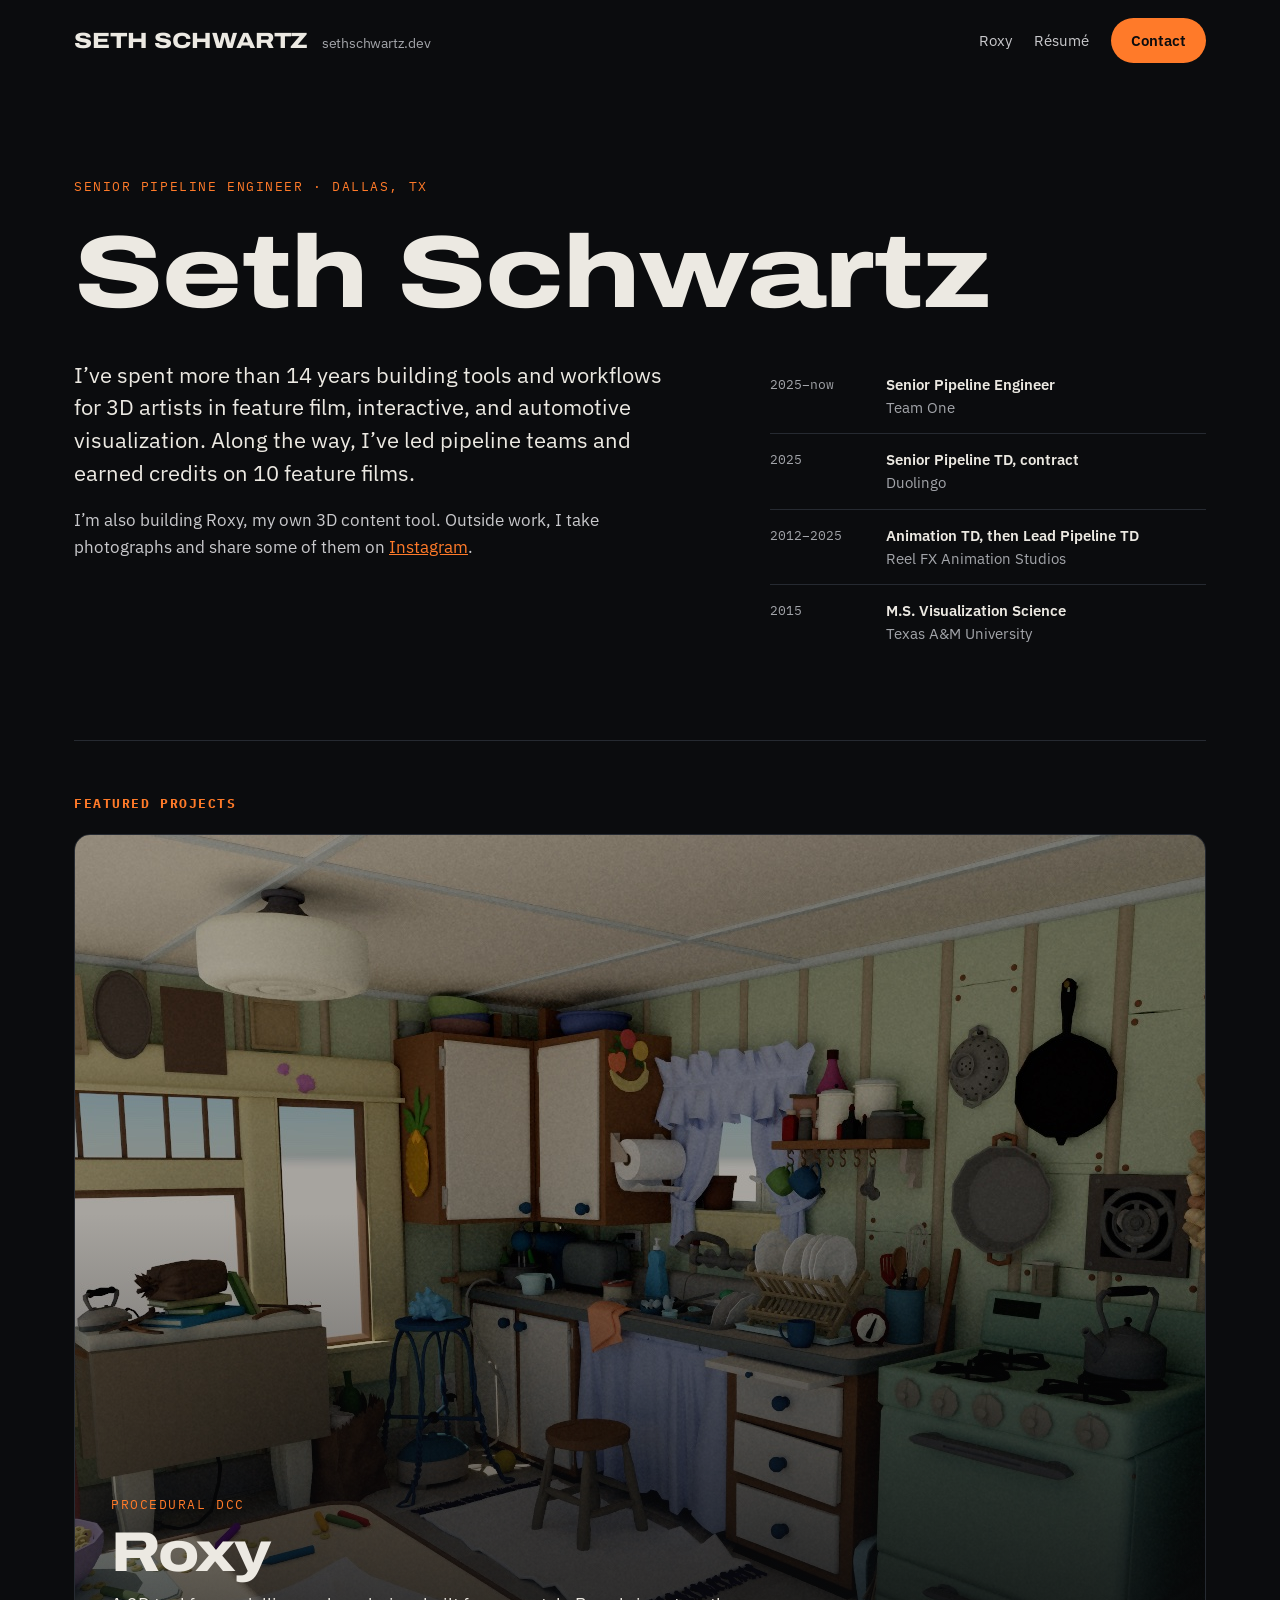
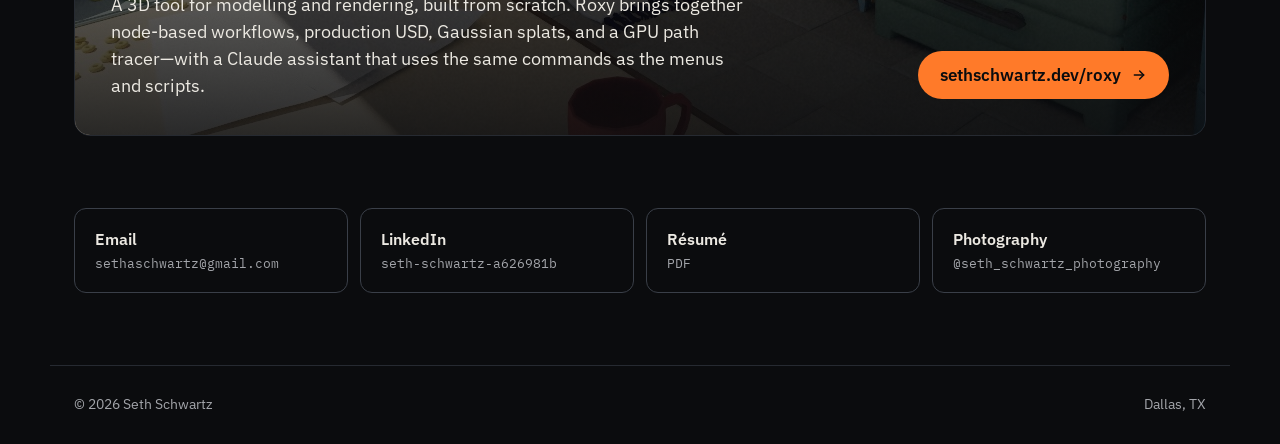
<file: index.html>
<!doctype html>
<html lang="en">
<head>
<meta charset="utf-8">
<meta name="viewport" content="width=device-width, initial-scale=1">
<title>Seth Schwartz · Senior Pipeline Engineer</title>
<meta name="description" content="Seth Schwartz is a senior pipeline engineer building tools and workflows for 3D artists in feature film, interactive, and automotive visualization.">
<link rel="canonical" href="https://sethschwartz.dev/">
<meta name="theme-color" content="#0b0c0e">
<link rel="icon" href="/favicon.svg" type="image/svg+xml">
<meta property="og:type" content="website">
<meta property="og:site_name" content="Seth Schwartz">
<meta property="og:title" content="Seth Schwartz · Senior Pipeline Engineer">
<meta property="og:description" content="Seth Schwartz is a senior pipeline engineer building tools and workflows for 3D artists in feature film, interactive, and automotive visualization.">
<meta property="og:url" content="https://sethschwartz.dev/">
<meta property="og:image" content="https://sethschwartz.dev/img/og-card.jpg">
<meta property="og:image:width" content="1200">
<meta property="og:image:height" content="630">
<meta property="og:image:alt" content="Pixar's Kitchen_set rendered in Roxy">
<meta name="twitter:card" content="summary_large_image">
<link rel="preconnect" href="https://fonts.googleapis.com">
<link rel="preconnect" href="https://fonts.gstatic.com" crossorigin="anonymous">
<link rel="stylesheet" href="https://fonts.googleapis.com/css2?family=Archivo:wdth,wght@100..125,500..900&amp;family=IBM+Plex+Sans:wght@400;500;600&amp;family=IBM+Plex+Mono:wght@400;500&amp;display=swap">
<link rel="stylesheet" href="/site.css">
</head>
<body>
<a class="skip" href="#main">Skip to content</a>

<header class="wrap site-head">
  <a class="brand" href="/">SETH SCHWARTZ <span class="opt">sethschwartz.dev</span></a>
  <nav aria-label="Primary">
    <a href="/roxy/">Roxy</a>
    <a href="/resume.pdf">Résumé</a>
    <a class="pill" href="#contact">Contact</a>
  </nav>
</header>

<main id="main" class="wrap">

  <section class="home-hero">
    <div class="eyebrow">Senior pipeline engineer · Dallas, TX</div>
    <h1>Seth Schwartz</h1>
    <div class="home-cols">
      <div class="home-about">
        <p>I’ve spent more than 14 years building tools and workflows for 3D artists in feature film, interactive, and automotive visualization. Along the way, I’ve led pipeline teams and earned credits on 10 feature films.</p>
        <p class="body">I’m also building Roxy, my own 3D content tool. Outside work, I take photographs and share some of them on <a href="https://www.instagram.com/seth_schwartz_photography/">Instagram</a>.</p>
      </div>
      <ol class="career" aria-label="Career">
        <li><span class="when">2025–now</span><span><span class="role">Senior Pipeline Engineer</span><br><span class="org">Team One</span></span></li>
        <li><span class="when">2025</span><span><span class="role">Senior Pipeline TD, contract</span><br><span class="org">Duolingo</span></span></li>
        <li><span class="when">2012–2025</span><span><span class="role">Animation TD, then Lead Pipeline TD</span><br><span class="org">Reel FX Animation Studios</span></span></li>
        <li><span class="when">2015</span><span><span class="role">M.S. Visualization Science</span><br><span class="org">Texas A&amp;M University</span></span></li>
      </ol>
    </div>
  </section>

  <section class="projects" aria-labelledby="projects-heading">
    <h2 id="projects-heading" class="eyebrow">Featured projects</h2>
    <a class="project" href="/roxy/" aria-label="Roxy: a procedural DCC that an AI can drive. Visit sethschwartz.dev/roxy">
      <img src="/img/kitchen-wide.jpg" alt="" width="1600" height="900">
      <div class="project-shade"></div>
      <div class="project-text">
        <div>
          <span class="eyebrow">Procedural DCC</span>
          <span class="project-name">Roxy</span>
          <span class="project-blurb">A 3D tool for modelling and rendering, built from scratch. Roxy brings together node-based workflows, production USD, Gaussian splats, and a GPU path tracer—with a Claude assistant that uses the same commands as the menus and scripts.</span>
        </div>
        <span class="project-go">
          sethschwartz.dev/roxy
          <svg width="16" height="16" viewBox="0 0 24 24" fill="none" stroke="currentColor" stroke-width="2.2" stroke-linecap="round" stroke-linejoin="round" aria-hidden="true"><line x1="5" y1="12" x2="19" y2="12"></line><polyline points="13 6 19 12 13 18"></polyline></svg>
        </span>
      </div>
    </a>
  </section>

  <section id="contact" class="home-contact" aria-label="Contact">
    <a class="card" href="mailto:sethaschwartz@gmail.com"><span class="card-k">Email</span><span class="card-v">sethaschwartz@gmail.com</span></a>
    <a class="card" href="https://www.linkedin.com/in/seth-schwartz-a626981b"><span class="card-k">LinkedIn</span><span class="card-v">seth-schwartz-a626981b</span></a>
    <a class="card" id="resume" href="/resume.pdf"><span class="card-k">Résumé</span><span class="card-v">PDF</span></a>
    <a class="card" href="https://www.instagram.com/seth_schwartz_photography/"><span class="card-k">Photography</span><span class="card-v">@seth_schwartz_photography</span></a>
  </section>

</main>

<footer class="wrap home-foot">
  <span>© 2026 Seth Schwartz</span>
  <span>Dallas, TX</span>
</footer>
</body>
</html>
</file>
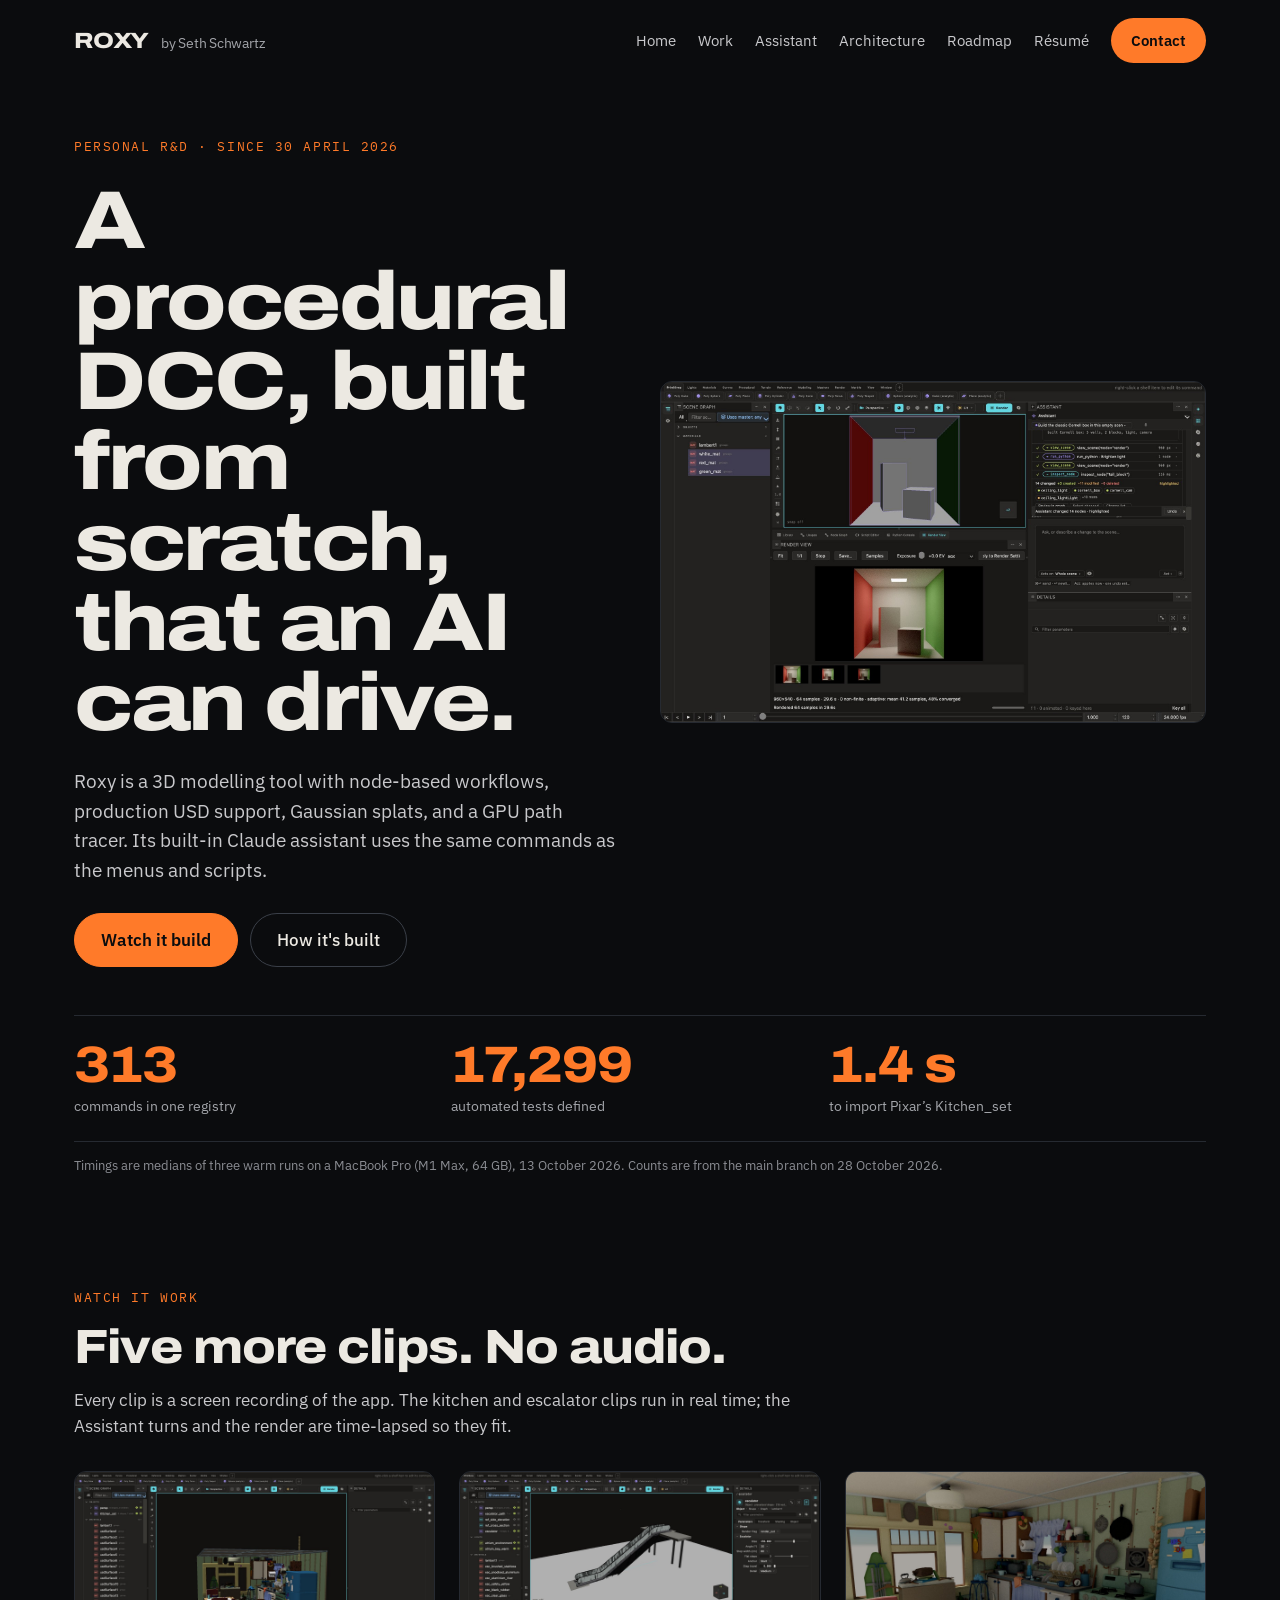
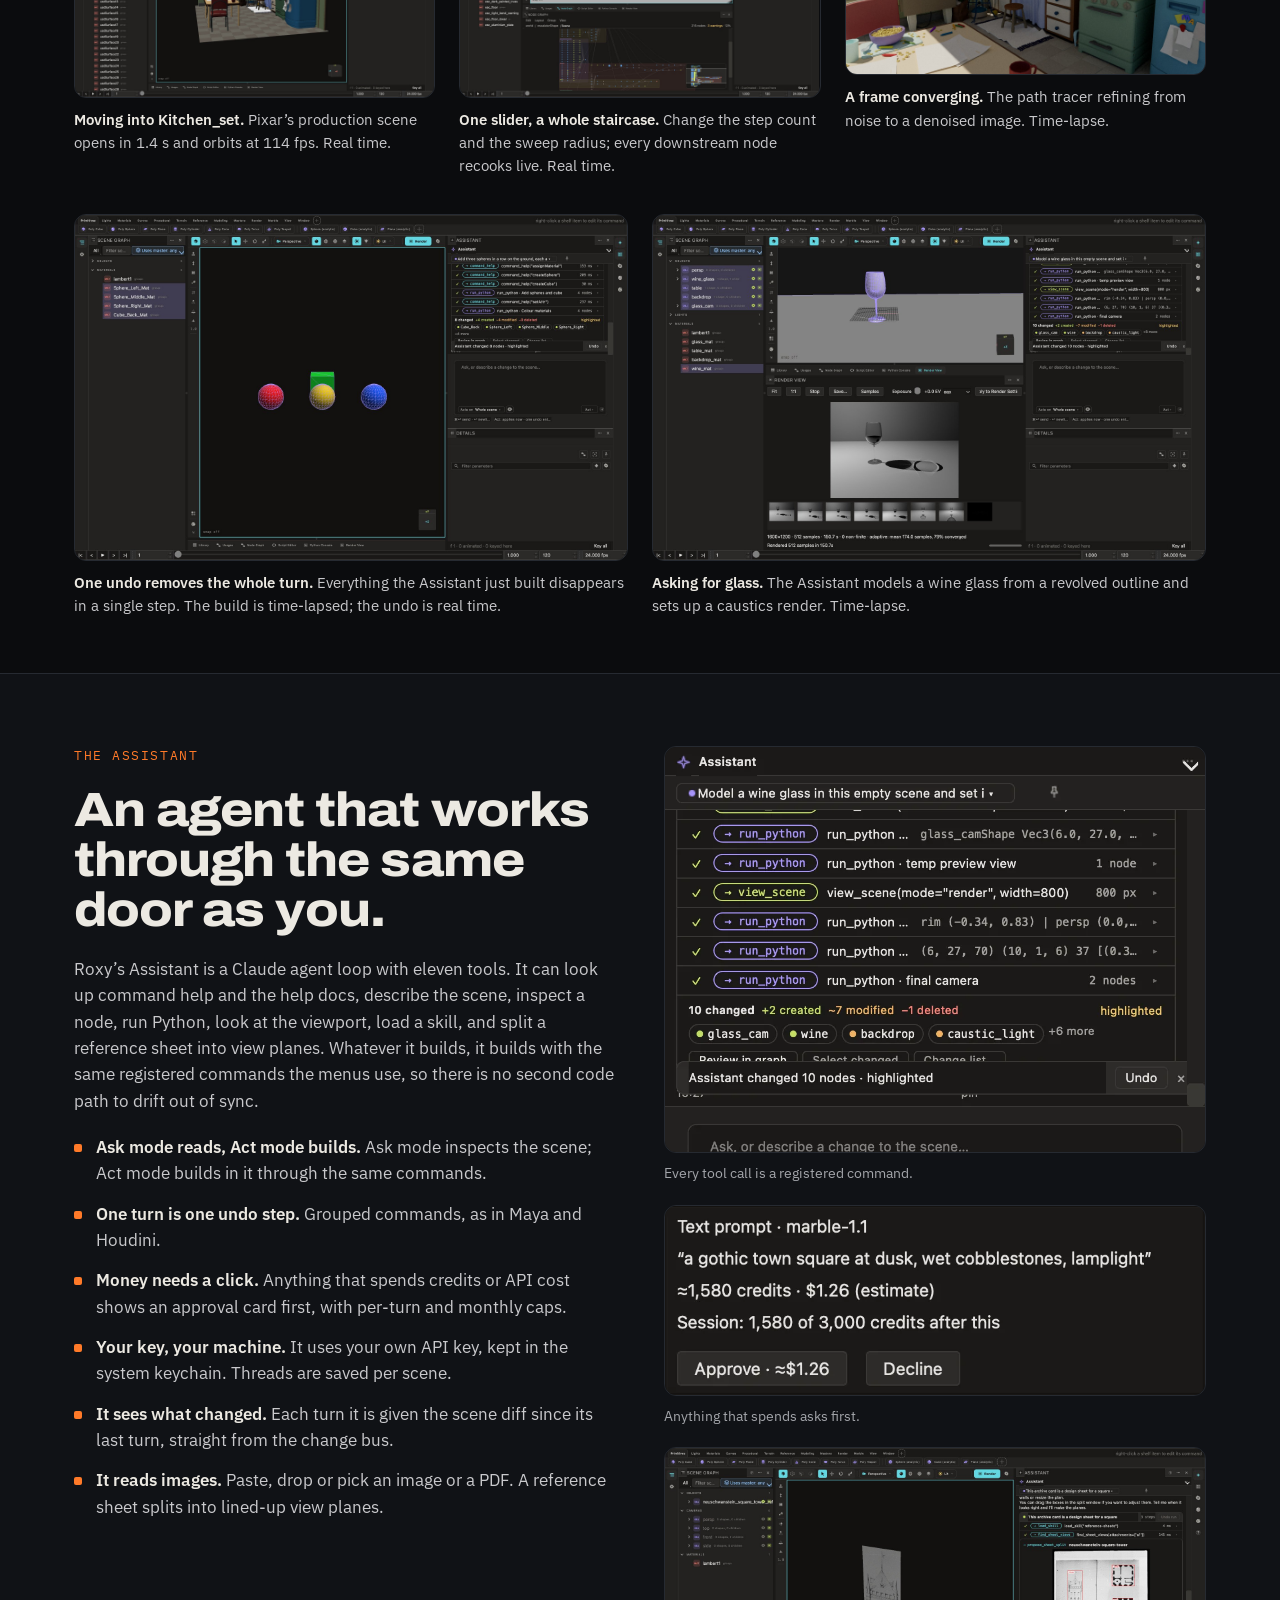
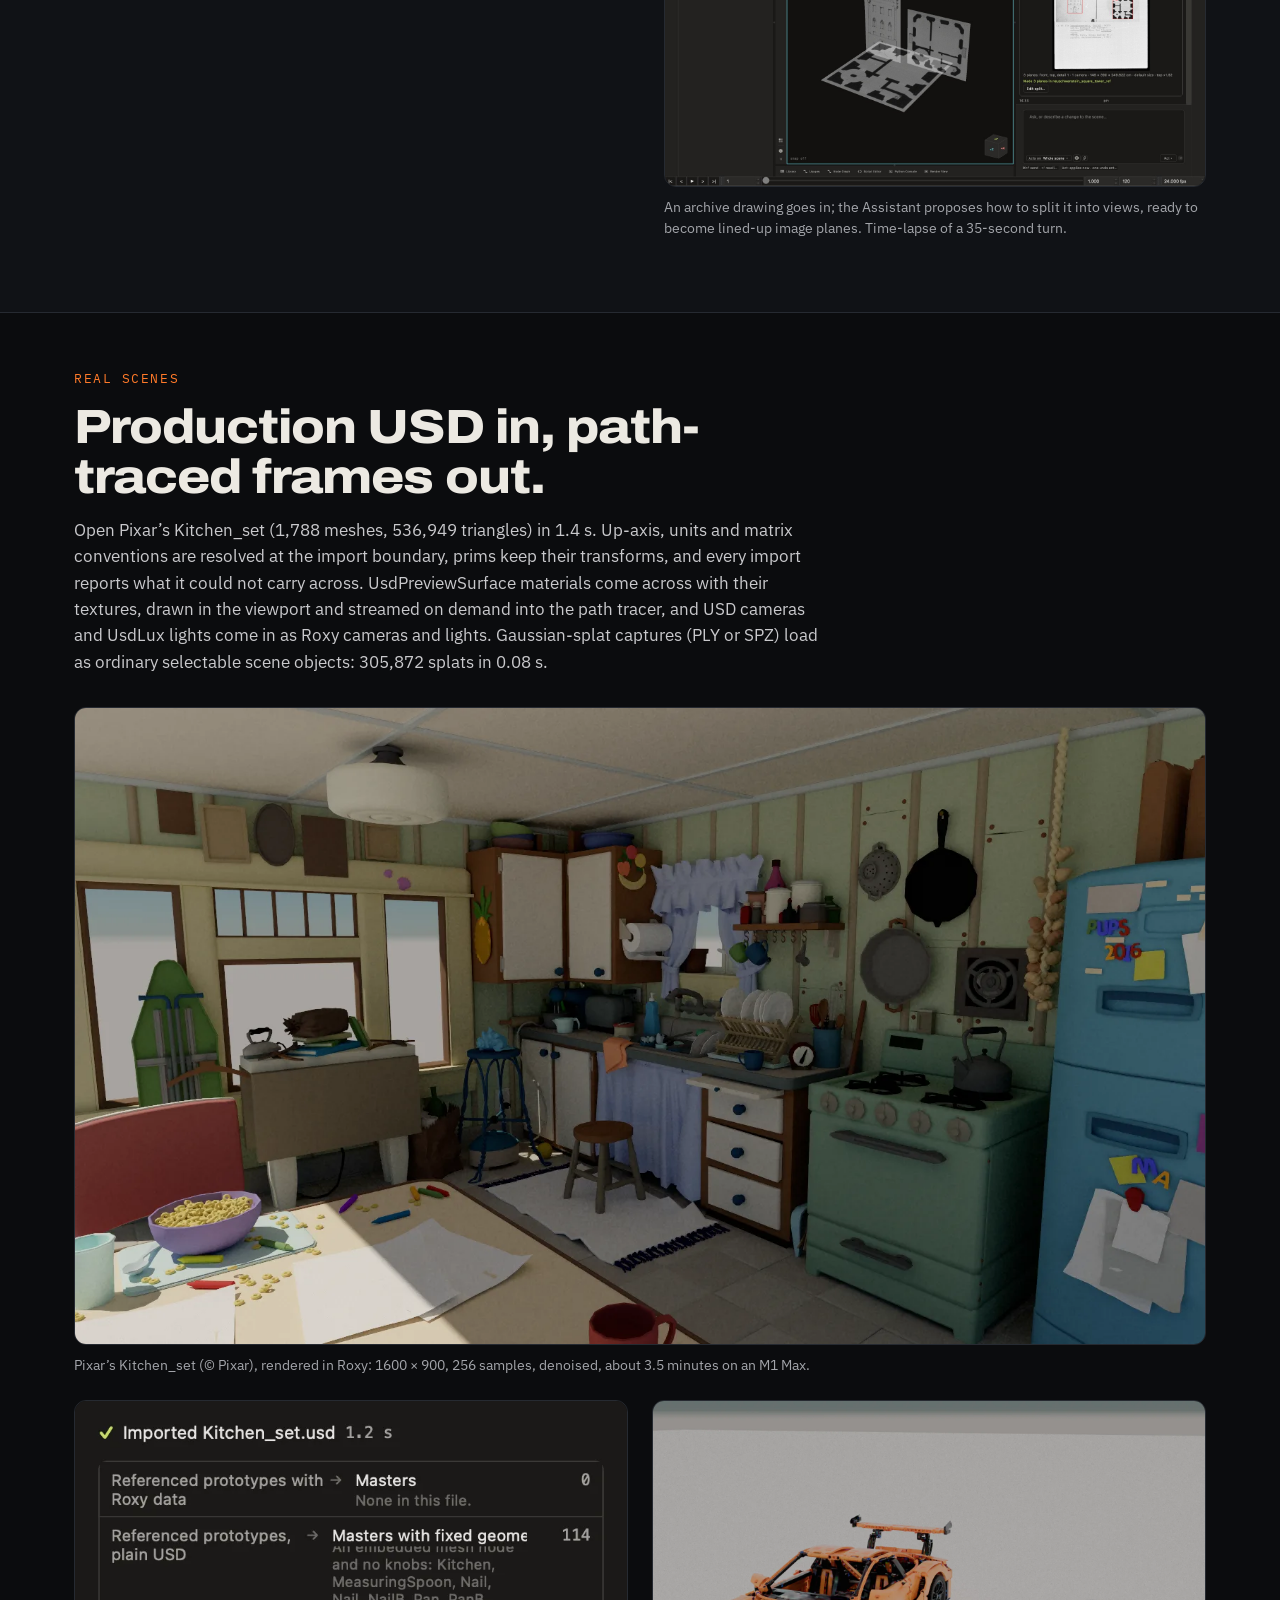
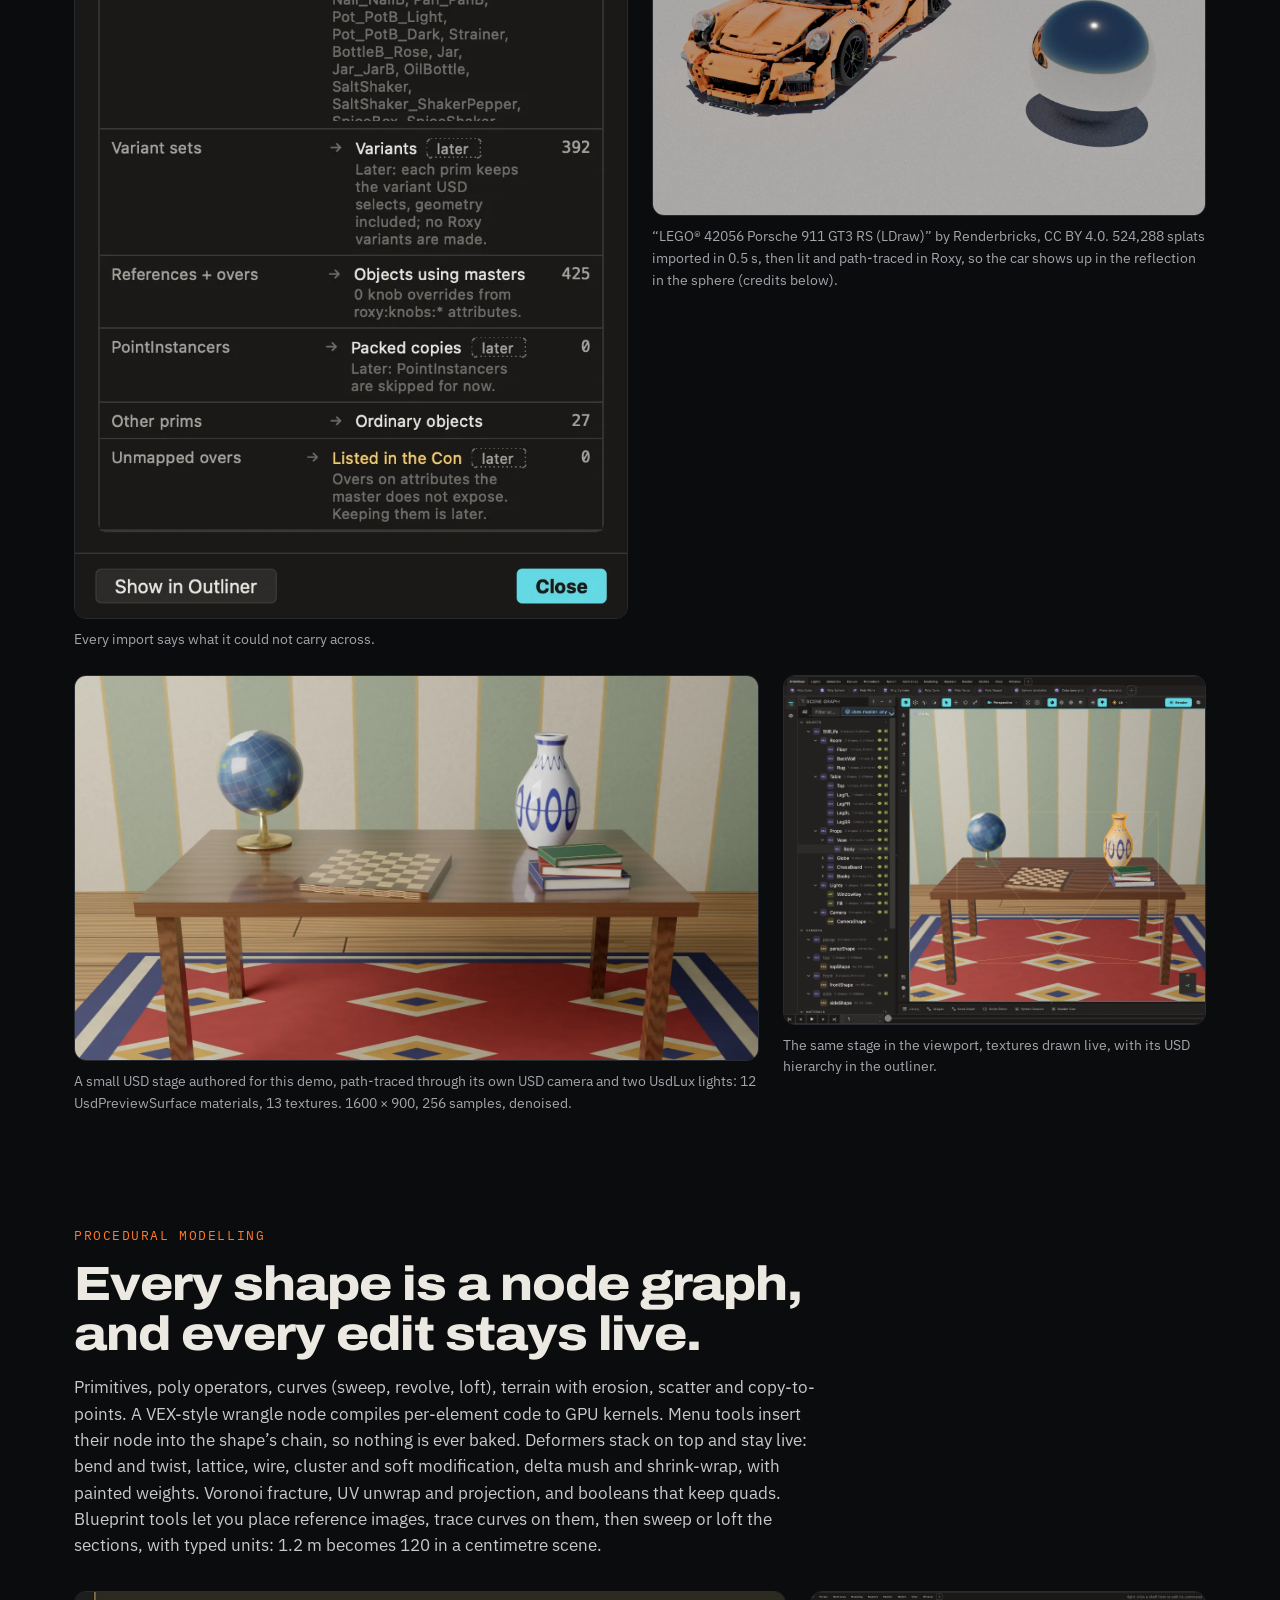
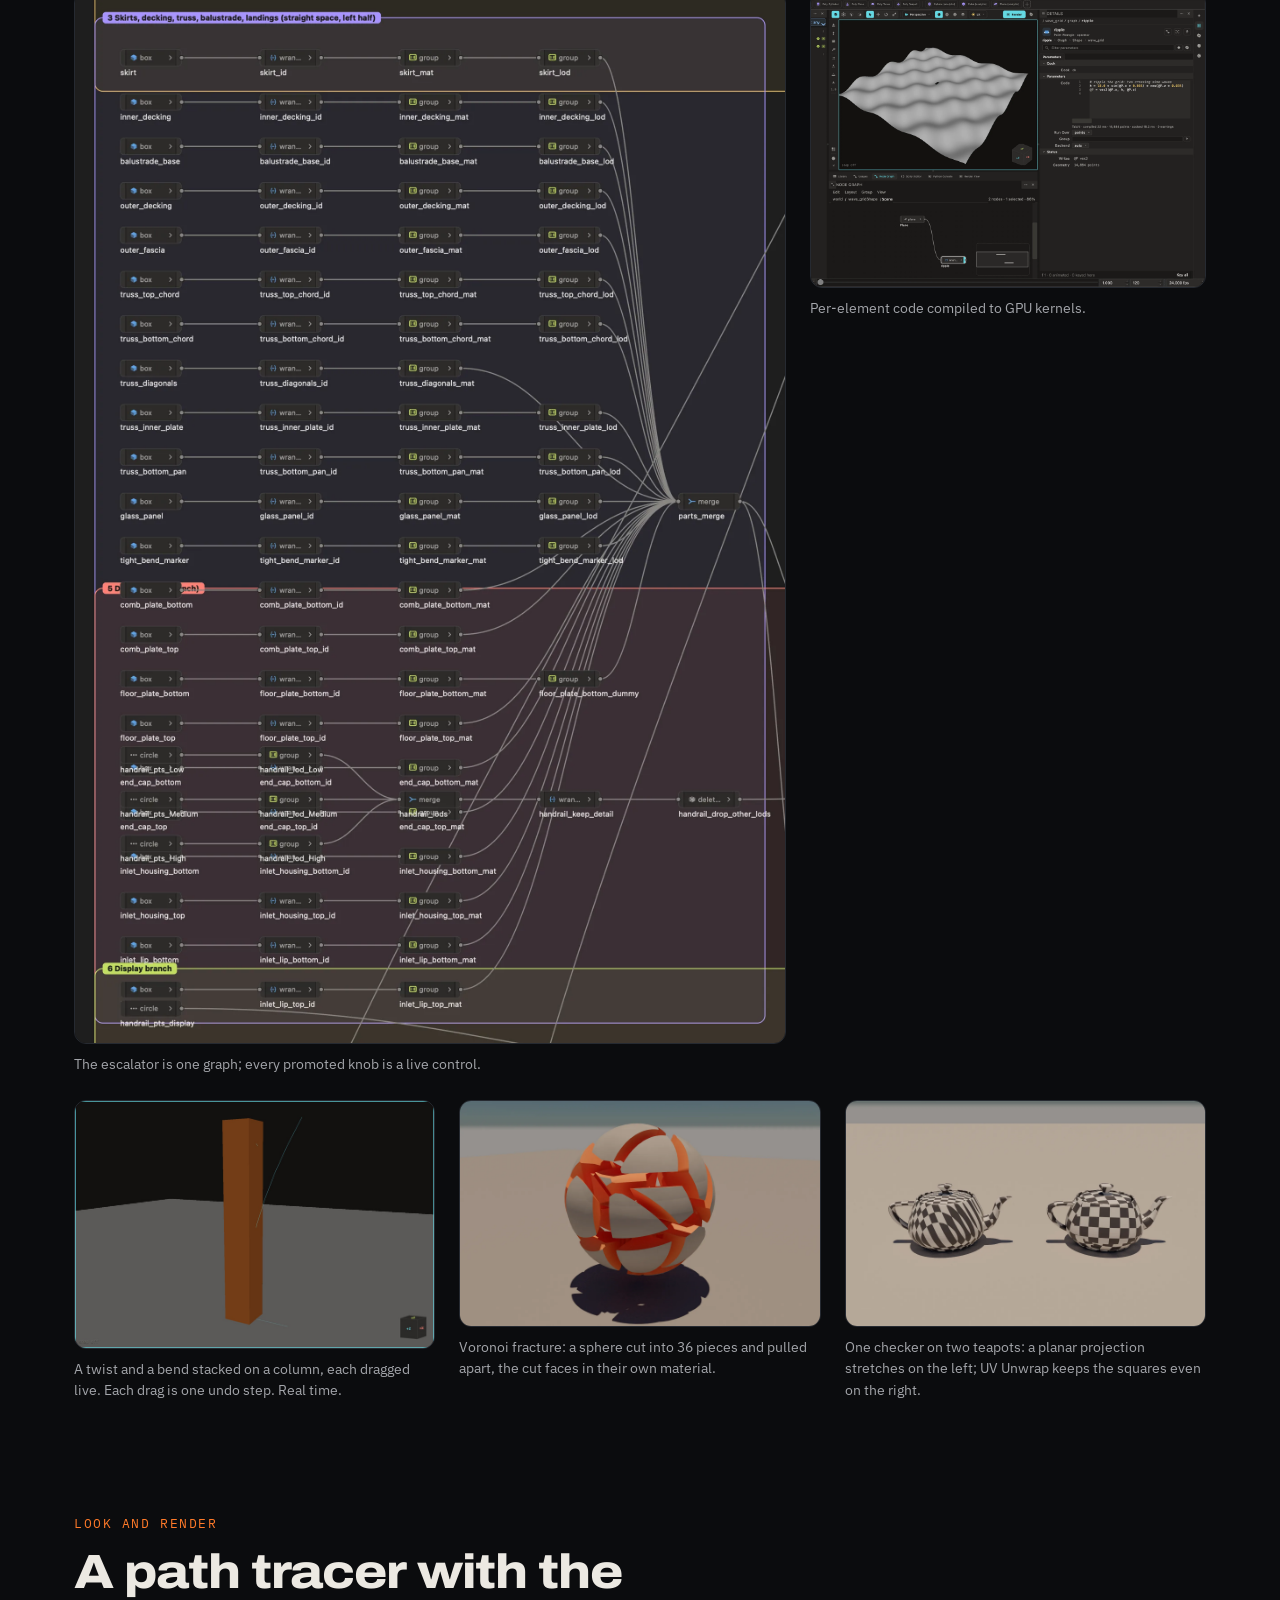
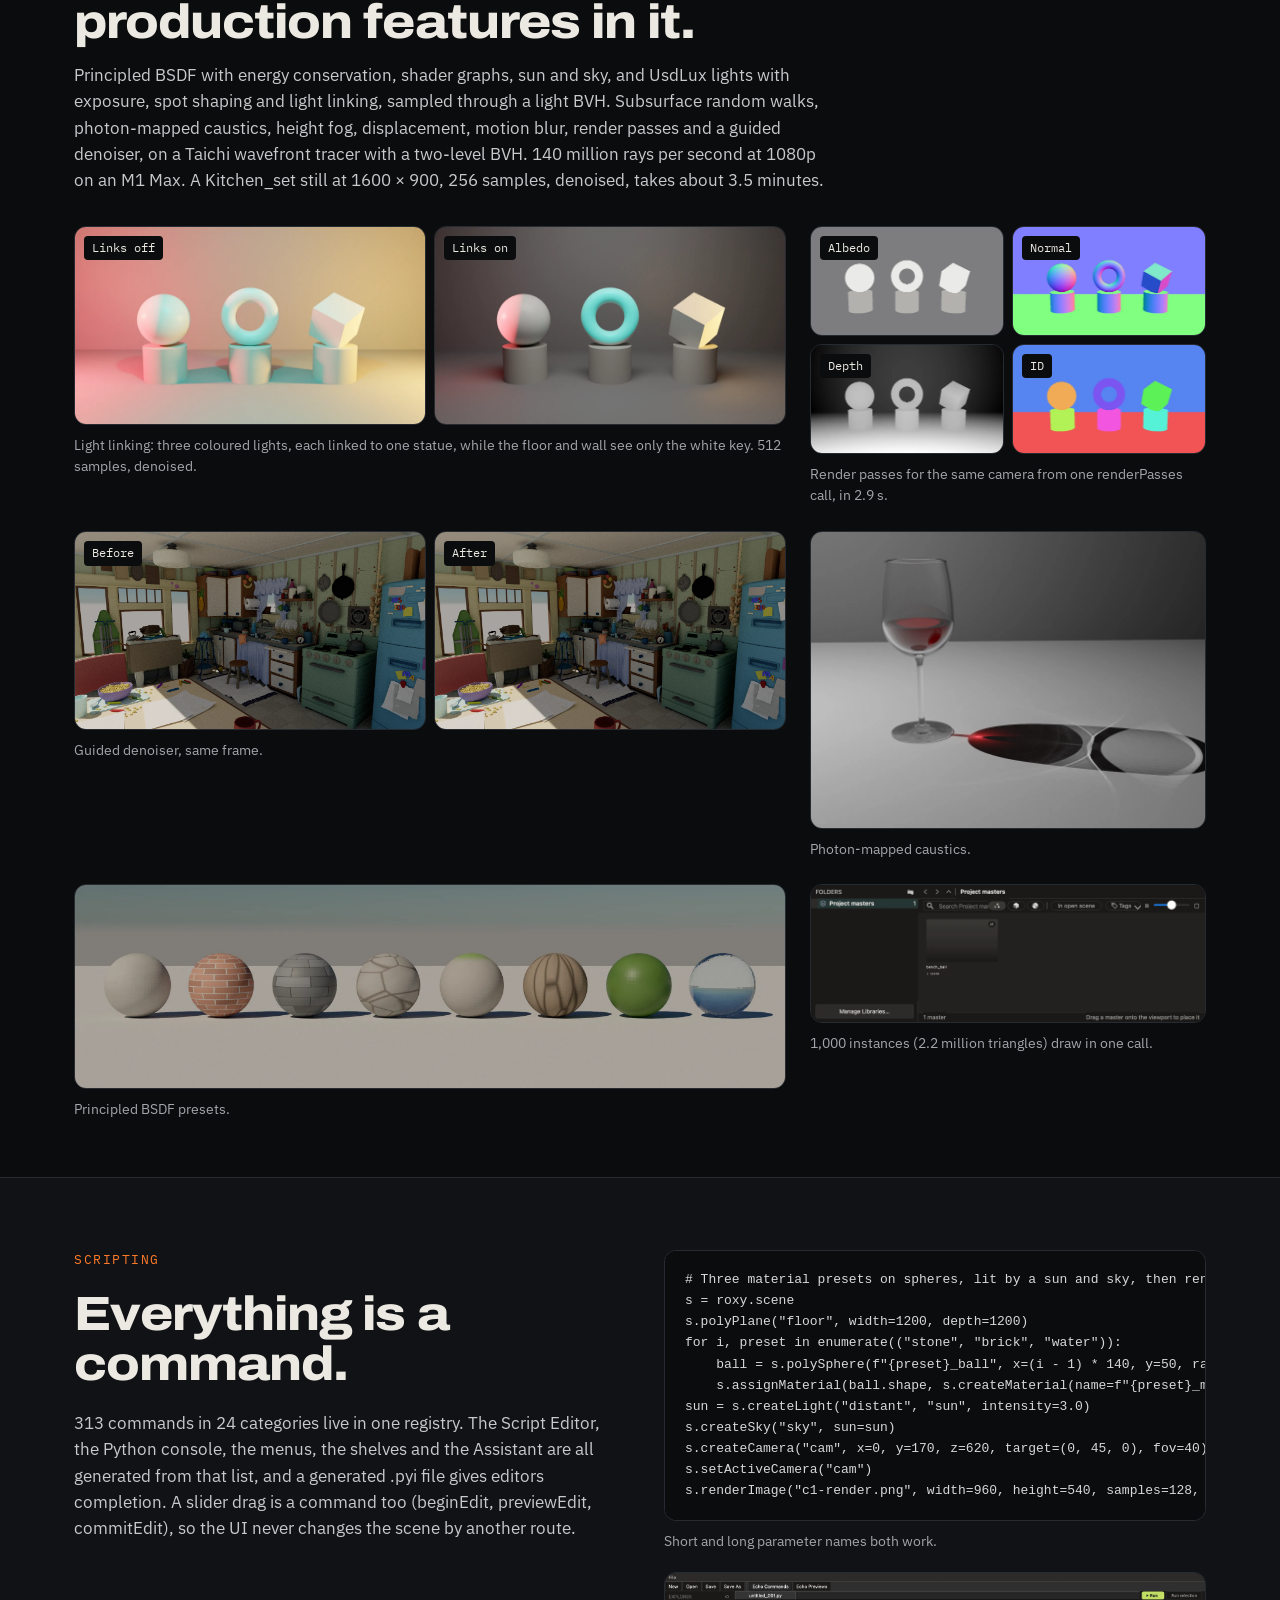
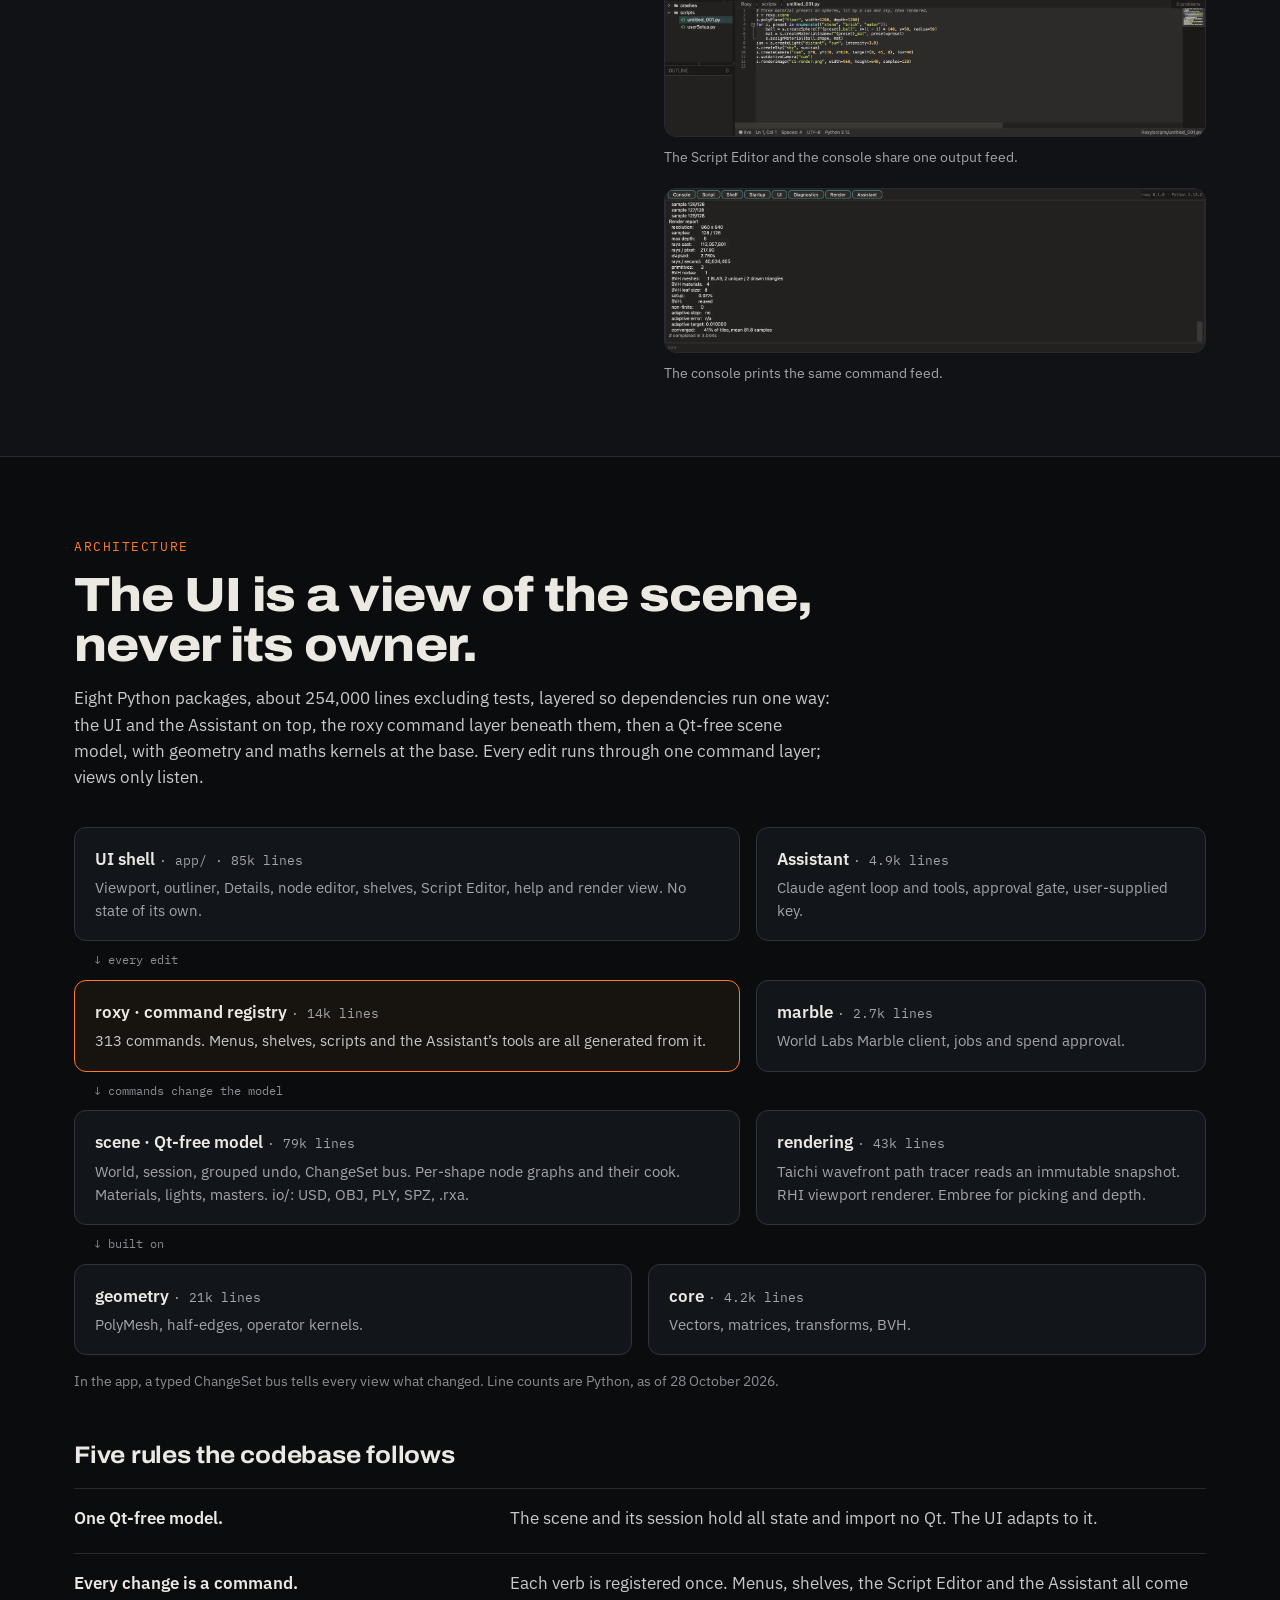
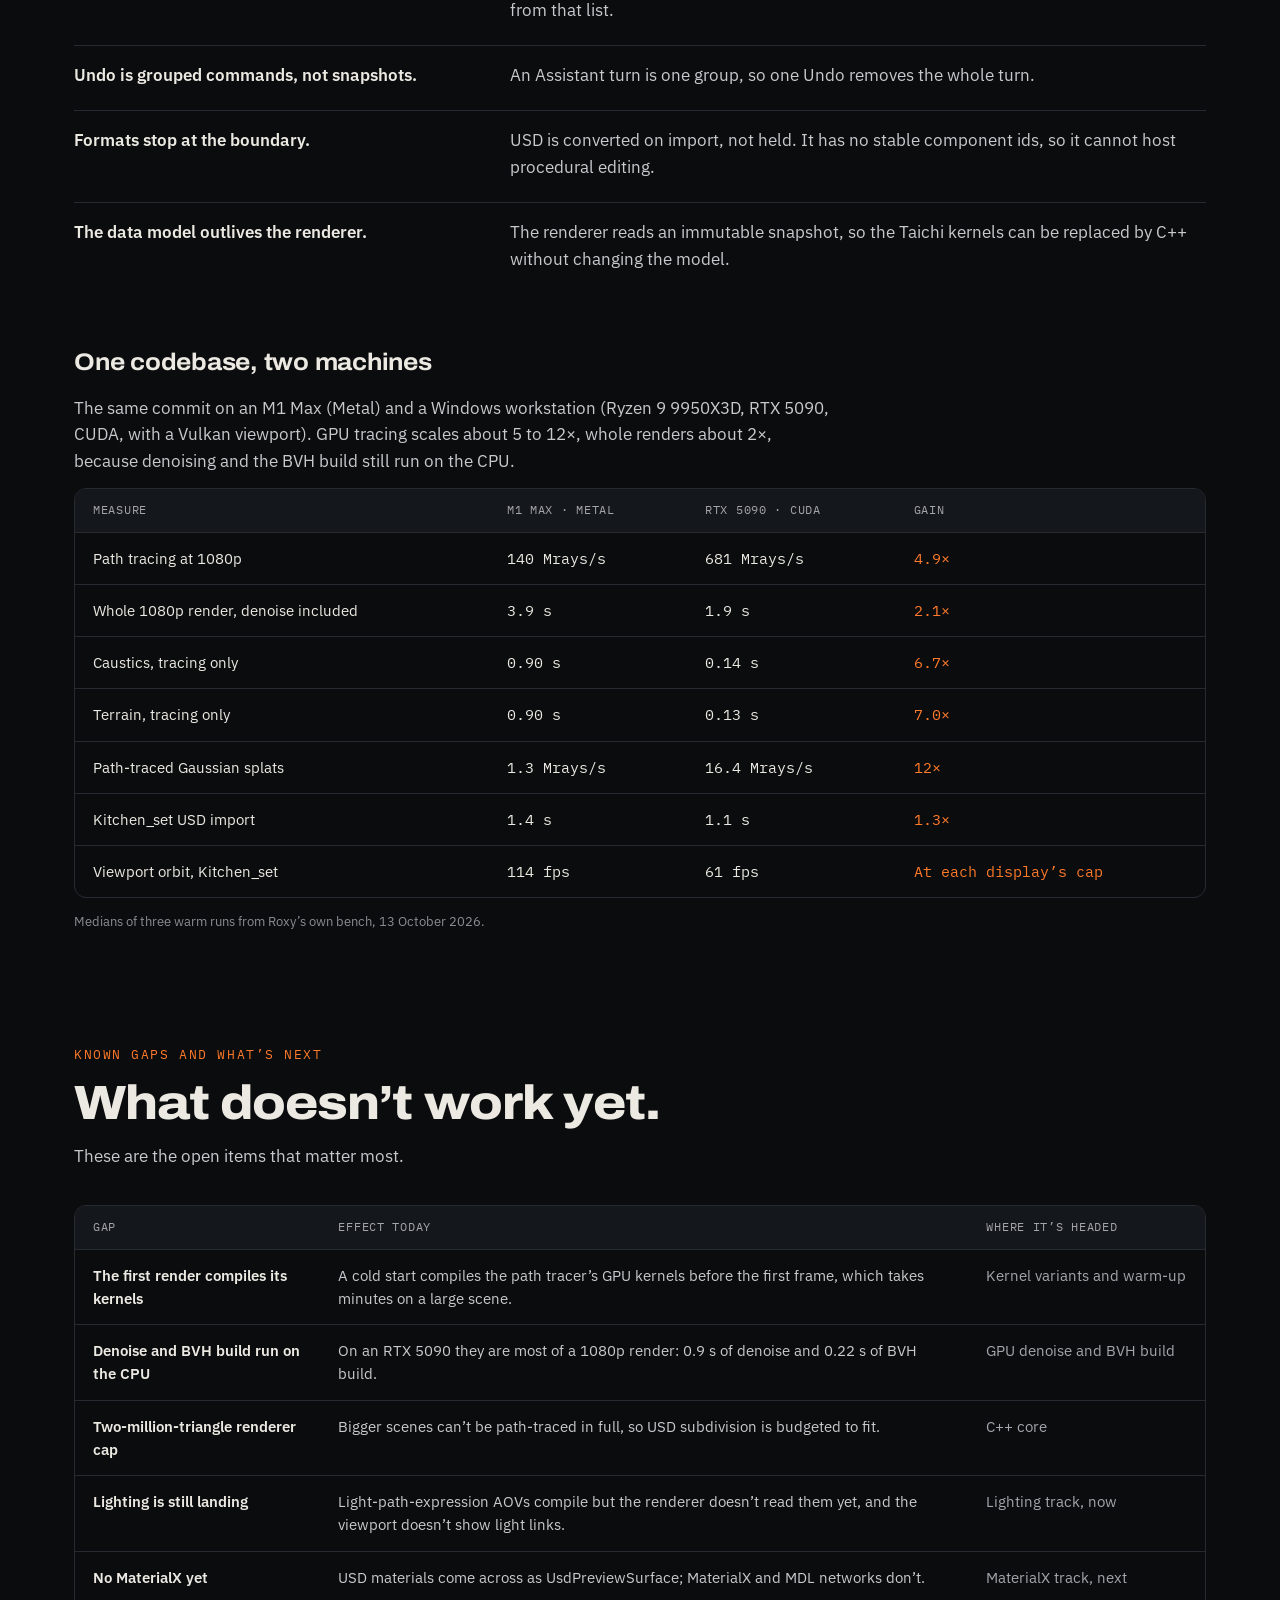
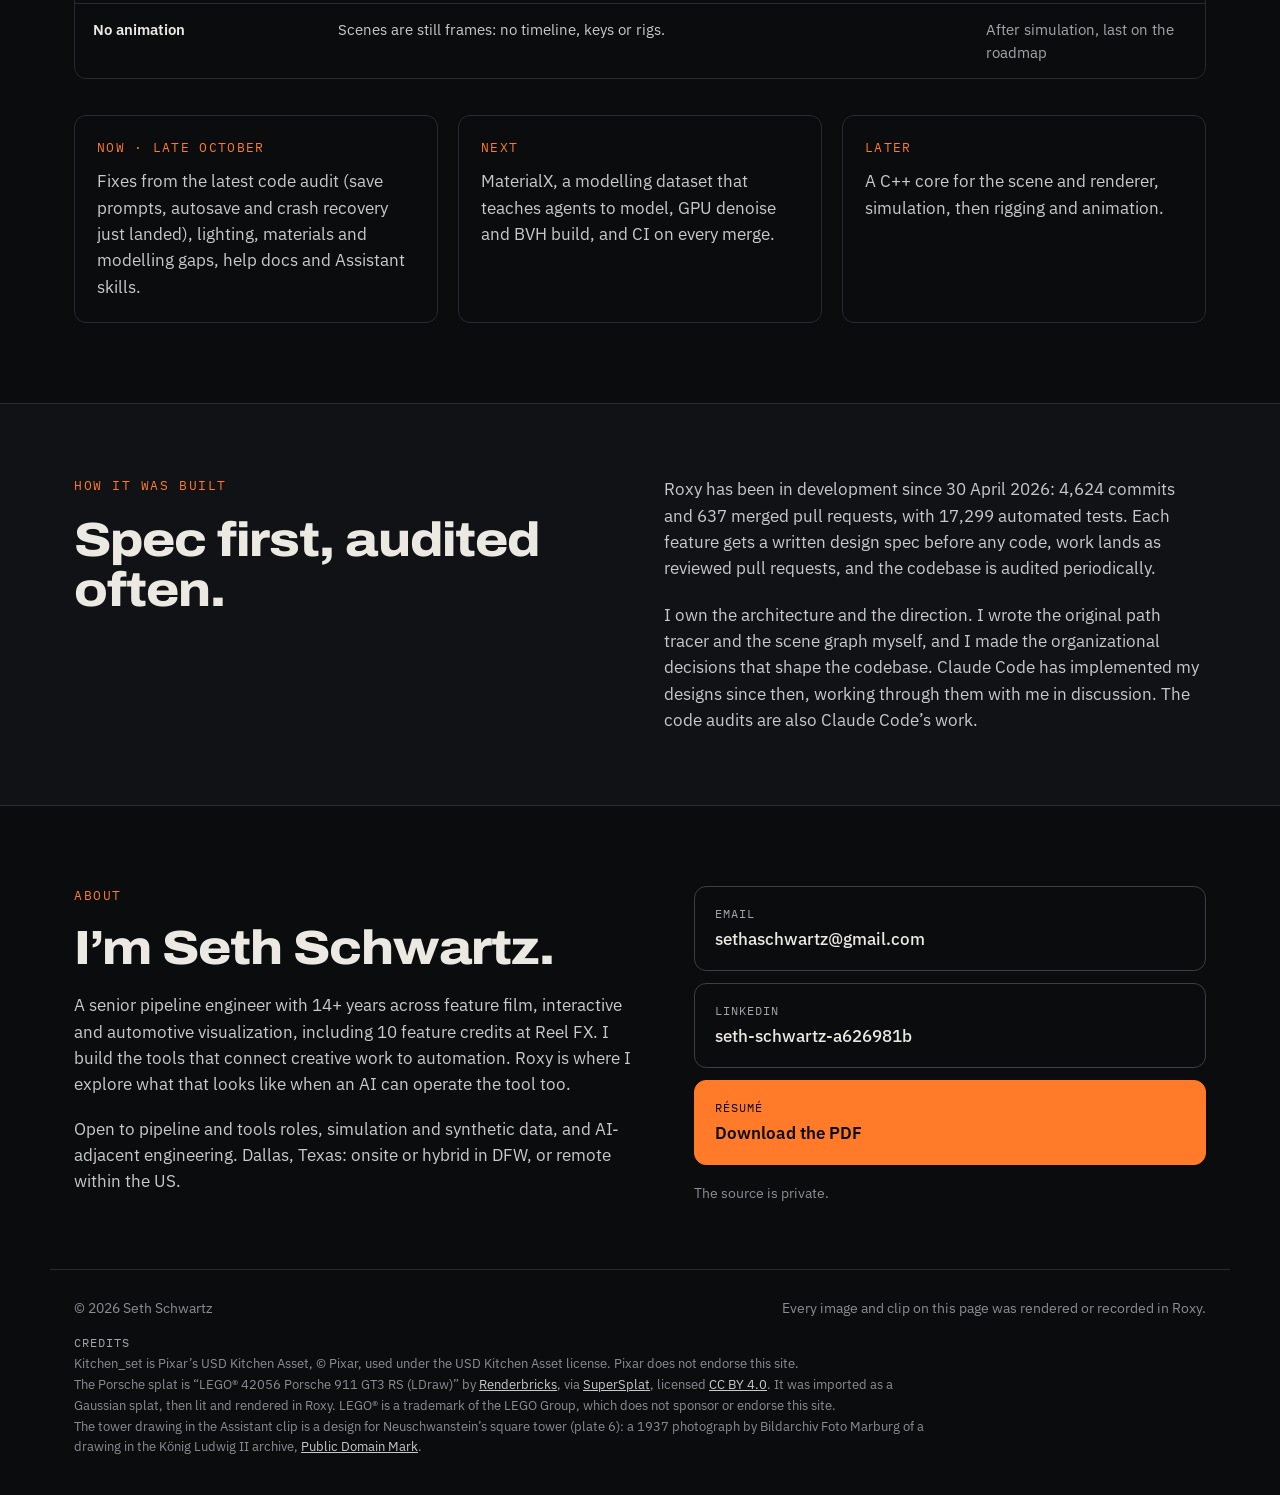
<file: roxy/index.html>
<!doctype html>
<html lang="en">
<head>
<meta charset="utf-8">
<meta name="viewport" content="width=device-width, initial-scale=1">
<title>Roxy · a procedural DCC by Seth Schwartz</title>
<meta name="description" content="Roxy is a procedural DCC built from scratch: node-based modelling, OpenUSD, Gaussian splats, a GPU path tracer and a Claude assistant that drives it through the same commands as the UI.">
<link rel="canonical" href="https://sethschwartz.dev/roxy/">
<meta name="theme-color" content="#0b0c0e">
<link rel="icon" href="/favicon.svg" type="image/svg+xml">
<meta property="og:type" content="website">
<meta property="og:site_name" content="Seth Schwartz">
<meta property="og:title" content="Roxy · a procedural DCC by Seth Schwartz">
<meta property="og:description" content="A procedural DCC, built from scratch, that an AI can drive: node-based modelling, OpenUSD, Gaussian splats and a GPU path tracer, all through one command layer.">
<meta property="og:url" content="https://sethschwartz.dev/roxy/">
<meta property="og:image" content="https://sethschwartz.dev/img/og-card.jpg">
<meta property="og:image:width" content="1200">
<meta property="og:image:height" content="630">
<meta property="og:image:alt" content="Pixar's Kitchen_set rendered in Roxy">
<meta name="twitter:card" content="summary_large_image">
<link rel="preconnect" href="https://fonts.googleapis.com">
<link rel="preconnect" href="https://fonts.gstatic.com" crossorigin="anonymous">
<link rel="stylesheet" href="https://fonts.googleapis.com/css2?family=Archivo:wdth,wght@100..125,500..900&amp;family=IBM+Plex+Sans:wght@400;500;600&amp;family=IBM+Plex+Mono:wght@400;500&amp;display=swap">
<link rel="stylesheet" href="/site.css">
</head>
<body>
<a class="skip" href="#main">Skip to content</a>

<header class="wrap site-head">
  <a class="brand" href="#top">ROXY <span>by Seth Schwartz</span></a>
  <nav aria-label="Primary">
    <a href="/">Home</a>
    <a href="#work">Work</a>
    <a href="#assistant">Assistant</a>
    <a href="#architecture">Architecture</a>
    <a href="#roadmap">Roadmap</a>
    <a href="/resume.pdf">Résumé</a>
    <a class="pill" href="#about">Contact</a>
  </nav>
</header>

<main id="main">

<section id="top" class="wrap hero">
  <div class="hero-text">
    <div class="eyebrow">Personal R&amp;D · since 30 April 2026</div>
    <h1>A procedural DCC, built from scratch, that an AI can drive.</h1>
    <p class="lede">Roxy is a 3D modelling tool with node-based workflows, production USD support, Gaussian splats, and a GPU path tracer. Its built-in Claude assistant uses the same commands as the menus and scripts.</p>
    <div class="buttons">
      <a class="btn primary" href="#watch">Watch it build</a>
      <a class="btn" href="#architecture">How it's built</a>
    </div>
  </div>
  <figure class="hero-media"><video class="media" src="/img/clip-cornell-assistant.mp4" poster="/img/clip-cornell-assistant.jpg" width="1600" height="1000" muted loop playsinline controls preload="metadata" data-auto aria-label="Screen recording of the Roxy Assistant building a Cornell box from one prompt, with the command log visible beside the viewport."></video></figure>
</section>

<section class="wrap proof" aria-label="By the numbers">
  <div class="stats">
<div class="stat"><div class="stat-v">313</div><div class="stat-l">commands in one registry</div></div>
<div class="stat"><div class="stat-v">17,299</div><div class="stat-l">automated tests defined</div></div>
<div class="stat"><div class="stat-v">1.4 s</div><div class="stat-l">to import Pixar’s Kitchen_set</div></div>
  </div>
  <p class="note">Timings are medians of three warm runs on a MacBook Pro (M1 Max, 64 GB), 13 October 2026. Counts are from the main branch on 28 October 2026.</p>
</section>

<section id="watch" class="wrap section">
  <div class="intro" id="work">
    <div class="eyebrow">Watch it work</div>
    <h2>Five more clips. No audio.</h2>
    <p class="body">Every clip is a screen recording of the app. The kitchen and escalator clips run in real time; the Assistant turns and the render are time-lapsed so they fit.</p>
  </div>
  <div class="grid clips">
<figure style="flex:1 1 340px"><video class="media" src="/img/clip-kitchen-import.mp4" poster="/img/clip-kitchen-import.jpg" width="1600" height="1000" muted loop playsinline controls preload="none" data-auto aria-label="Screen recording of Pixar’s Kitchen_set opening in Roxy."></video><figcaption class="clip"><strong>Moving into Kitchen_set.</strong> Pixar’s production scene opens in 1.4 s and orbits at 114 fps. Real time.</figcaption></figure>
<figure style="flex:1 1 340px"><video class="media" src="/img/clip-escalator-sliders.mp4" poster="/img/clip-escalator-sliders.jpg" width="1600" height="1000" muted loop playsinline controls preload="none" data-auto aria-label="Screen recording of the escalator node graph and viewport side by side while sliders change the step count."></video><figcaption class="clip"><strong>One slider, a whole staircase.</strong> Change the step count and the sweep radius; every downstream node recooks live. Real time.</figcaption></figure>
<figure style="flex:1 1 340px"><video class="media" src="/img/clip-render-converge.mp4" poster="/img/clip-render-converge.jpg" width="1600" height="900" muted loop playsinline controls preload="none" data-auto aria-label="Screen recording of the Roxy render view converging from noise to a denoised frame."></video><figcaption class="clip"><strong>A frame converging.</strong> The path tracer refining from noise to a denoised image. Time-lapse.</figcaption></figure>
<figure style="flex:1 1 340px"><video class="media" src="/img/clip-undo-turn.mp4" poster="/img/clip-undo-turn.jpg" width="1600" height="1000" muted loop playsinline controls preload="none" data-auto aria-label="Screen recording of one undo removing everything the Assistant just built."></video><figcaption class="clip"><strong>One undo removes the whole turn.</strong> Everything the Assistant just built disappears in a single step. The build is time-lapsed; the undo is real time.</figcaption></figure>
<figure style="flex:1 1 340px"><video class="media" src="/img/clip-wine-glass.mp4" poster="/img/clip-wine-glass.jpg" width="1600" height="1000" muted loop playsinline controls preload="none" data-auto aria-label="Screen recording of the Roxy Assistant setting up a wine glass scene for a caustics render."></video><figcaption class="clip"><strong>Asking for glass.</strong> The Assistant models a wine glass from a revolved outline and sets up a caustics render. Time-lapse.</figcaption></figure>
  </div>
</section>

<section id="assistant" class="band">
  <div class="wrap split">
    <div class="split-text">
      <div class="eyebrow">The Assistant</div>
      <h2>An agent that works through the same door as you.</h2>
      <p class="body">Roxy’s Assistant is a Claude agent loop with eleven tools. It can look up command help and the help docs, describe the scene, inspect a node, run Python, look at the viewport, load a skill, and split a reference sheet into view planes. Whatever it builds, it builds with the same registered commands the menus use, so there is no second code path to drift out of sync.</p>
      <ul class="points">
<li><span class="dot"></span><span><strong>Ask mode reads, Act mode builds.</strong> Ask mode inspects the scene; Act mode builds in it through the same commands.</span></li>
<li><span class="dot"></span><span><strong>One turn is one undo step.</strong> Grouped commands, as in Maya and Houdini.</span></li>
<li><span class="dot"></span><span><strong>Money needs a click.</strong> Anything that spends credits or API cost shows an approval card first, with per-turn and monthly caps.</span></li>
<li><span class="dot"></span><span><strong>Your key, your machine.</strong> It uses your own API key, kept in the system keychain. Threads are saved per scene.</span></li>
<li><span class="dot"></span><span><strong>It sees what changed.</strong> Each turn it is given the scene diff since its last turn, straight from the change bus.</span></li>
<li><span class="dot"></span><span><strong>It reads images.</strong> Paste, drop or pick an image or a PDF. A reference sheet splits into lined-up view planes.</span></li>
      </ul>
    </div>
    <div class="split-media">
<figure style="flex:1 1 100%"><img class="media" src="/img/assistant-panel.webp" width="960" height="720" alt="The Roxy Assistant panel mid-task with tool calls listed." loading="lazy" decoding="async"><figcaption class="">Every tool call is a registered command.</figcaption></figure>
<figure style="flex:1 1 100%"><img class="media" src="/img/approval-card.webp" width="812" height="284" alt="The Assistant approval card asking before a spending action." loading="lazy" decoding="async"><figcaption class="">Anything that spends asks first.</figcaption></figure>
<figure style="flex:1 1 100%"><video class="media" src="/img/clip-reference-sheet.mp4" poster="/img/clip-reference-sheet.jpg" width="1600" height="1000" muted loop playsinline controls preload="none" data-auto aria-label="Screen recording of the Roxy Assistant reading an attached drawing of a tower and proposing a split into front, top and detail views."></video><figcaption class="">An archive drawing goes in; the Assistant proposes how to split it into views, ready to become lined-up image planes. Time-lapse of a 35-second turn.</figcaption></figure>
    </div>
  </div>
</section>

<section class="wrap section">
  <div class="intro">
    <div class="eyebrow">Real scenes</div>
    <h2>Production USD in, path-traced frames out.</h2>
    <p class="body">Open Pixar’s Kitchen_set (1,788 meshes, 536,949 triangles) in 1.4 s. Up-axis, units and matrix conventions are resolved at the import boundary, prims keep their transforms, and every import reports what it could not carry across. UsdPreviewSurface materials come across with their textures, drawn in the viewport and streamed on demand into the path tracer, and USD cameras and UsdLux lights come in as Roxy cameras and lights. Gaussian-splat captures (PLY or SPZ) load as ordinary selectable scene objects: 305,872 splats in 0.08 s.</p>
  </div>
  <div class="grid">
<figure style="flex:1 1 100%"><img class="media" src="/img/kitchen-render.webp" width="1600" height="900" alt="Pixar’s Kitchen_set path-traced in Roxy." loading="lazy" decoding="async"><figcaption class="">Pixar’s Kitchen_set (© Pixar), rendered in Roxy: 1600 × 900, 256 samples, denoised, about 3.5 minutes on an M1 Max.</figcaption></figure>
<figure style="flex:1 1 320px"><img class="media" src="/img/import-report.webp" width="760" height="1124" alt="The Roxy import report listing what was not carried across." loading="lazy" decoding="async"><figcaption class="">Every import says what it could not carry across.</figcaption></figure>
<figure style="flex:1 1 320px"><img class="media" src="/img/splat-porsche.webp" width="1600" height="1200" alt="A Gaussian splat of a LEGO Technic Porsche rendered in Roxy, reflected in a chrome sphere beside it." loading="lazy" decoding="async"><figcaption class="">“LEGO® 42056 Porsche 911 GT3 RS (LDraw)” by Renderbricks, CC BY 4.0. 524,288 splats imported in 0.5 s, then lit and path-traced in Roxy, so the car shows up in the reflection in the sphere (credits below).</figcaption></figure>
<figure style="flex:2 1 480px"><img class="media" src="/img/usd-materials-render.webp" width="1600" height="900" alt="A path-traced still life from a USD stage: a wooden table with a globe, a patterned vase, a chessboard and books on a red rug, against striped wallpaper." loading="lazy" decoding="async"><figcaption class="">A small USD stage authored for this demo, path-traced through its own USD camera and two UsdLux lights: 12 UsdPreviewSurface materials, 13 textures. 1600 × 900, 256 samples, denoised.</figcaption></figure>
<figure style="flex:1 1 320px"><img class="media" src="/img/usd-materials-window.webp" width="1813" height="1500" alt="Roxy&#x27;s outliner showing the USD stage hierarchy beside a textured viewport of the still life." loading="lazy" decoding="async"><figcaption class="">The same stage in the viewport, textures drawn live, with its USD hierarchy in the outliner.</figcaption></figure>
  </div>
</section>

<section class="wrap section">
  <div class="intro">
    <div class="eyebrow">Procedural modelling</div>
    <h2>Every shape is a node graph, and every edit stays live.</h2>
    <p class="body">Primitives, poly operators, curves (sweep, revolve, loft), terrain with erosion, scatter and copy-to-points. A VEX-style wrangle node compiles per-element code to GPU kernels. Menu tools insert their node into the shape’s chain, so nothing is ever baked. Deformers stack on top and stay live: bend and twist, lattice, wire, cluster and soft modification, delta mush and shrink-wrap, with painted weights. Voronoi fracture, UV unwrap and projection, and booleans that keep quads. Blueprint tools let you place reference images, trace curves on them, then sweep or loft the sections, with typed units: 1.2 m becomes 120 in a centimetre scene.</p>
  </div>
  <div class="grid">
<figure style="flex:2 1 480px"><img class="media" src="/img/graph-escalator.webp" width="1620" height="2400" alt="Part of the escalator node graph in Roxy." loading="lazy" decoding="async"><figcaption class="">The escalator is one graph; every promoted knob is a live control.</figcaption></figure>
<figure style="flex:1 1 280px"><img class="media" src="/img/wrangle.webp" width="2400" height="1800" alt="A wrangle node with its code and the resulting displacement." loading="lazy" decoding="async"><figcaption class="">Per-element code compiled to GPU kernels.</figcaption></figure>
<figure style="flex:1 1 340px"><video class="media" src="/img/clip-deform-live.mp4" poster="/img/clip-deform-live.jpg" width="1600" height="1098" muted loop playsinline controls preload="none" data-auto aria-label="Screen recording of a twist and a bend deformer being dragged on a column while the viewport updates."></video><figcaption class="">A twist and a bend stacked on a column, each dragged live. Each drag is one undo step. Real time.</figcaption></figure>
<figure style="flex:1 1 340px"><img class="media" src="/img/voronoi-fracture.webp" width="1600" height="1000" alt="A sphere fractured into 36 Voronoi pieces, pulled apart, with orange cut faces." loading="lazy" decoding="async"><figcaption class="">Voronoi fracture: a sphere cut into 36 pieces and pulled apart, the cut faces in their own material.</figcaption></figure>
<figure style="flex:1 1 340px"><img class="media" src="/img/uv-checker.webp" width="1600" height="1000" alt="Two teapots with a checker texture: stretched by a planar projection on the left, evenly unwrapped on the right." loading="lazy" decoding="async"><figcaption class="">One checker on two teapots: a planar projection stretches on the left; UV Unwrap keeps the squares even on the right.</figcaption></figure>
  </div>
</section>

<section class="wrap section">
  <div class="intro">
    <div class="eyebrow">Look and render</div>
    <h2>A path tracer with the production features in it.</h2>
    <p class="body">Principled BSDF with energy conservation, shader graphs, sun and sky, and UsdLux lights with exposure, spot shaping and light linking, sampled through a light BVH. Subsurface random walks, photon-mapped caustics, height fog, displacement, motion blur, render passes and a guided denoiser, on a Taichi wavefront tracer with a two-level BVH. 140 million rays per second at 1080p on an M1 Max. A Kitchen_set still at 1600 × 900, 256 samples, denoised, takes about 3.5 minutes.</p>
  </div>
  <div class="grid">
<figure style="flex:2 1 480px"><div class="pair"><div><img class="media" src="/img/light-links-off.webp" width="1600" height="900" alt="Three white statues under red, cyan and warm lights with no links: the colours wash over everything." loading="lazy" decoding="async"><span class="tag">Links off</span></div><div><img class="media" src="/img/light-links-on.webp" width="1600" height="900" alt="The same frame with each coloured light linked to one statue: the floor and wall stay neutral." loading="lazy" decoding="async"><span class="tag">Links on</span></div></div><figcaption class="">Light linking: three coloured lights, each linked to one statue, while the floor and wall see only the white key. 512 samples, denoised.</figcaption></figure>
<figure style="flex:1 1 280px"><div class="strip"><div><img class="media" src="/img/pass-albedo.webp" width="800" height="450" alt="Albedo pass of the statue scene." loading="lazy" decoding="async"><span class="tag">Albedo</span></div><div><img class="media" src="/img/pass-normal.webp" width="800" height="450" alt="Normal pass of the statue scene." loading="lazy" decoding="async"><span class="tag">Normal</span></div><div><img class="media" src="/img/pass-depth.webp" width="800" height="450" alt="Depth pass of the statue scene." loading="lazy" decoding="async"><span class="tag">Depth</span></div><div><img class="media" src="/img/pass-id.webp" width="800" height="450" alt="Object ID pass of the statue scene." loading="lazy" decoding="async"><span class="tag">ID</span></div></div><figcaption class="">Render passes for the same camera from one renderPasses call, in 2.9 s.</figcaption></figure>
<figure style="flex:2 1 480px"><div class="pair"><div><img class="media" src="/img/denoise-before.webp" width="2400" height="1350" alt="The Kitchen_set frame before denoising." loading="lazy" decoding="async"><span class="tag">Before</span></div><div><img class="media" src="/img/denoise-after.webp" width="2400" height="1350" alt="The same frame after guided denoising." loading="lazy" decoding="async"><span class="tag">After</span></div></div><figcaption class="">Guided denoiser, same frame.</figcaption></figure>
<figure style="flex:1 1 280px"><img class="media" src="/img/caustics-wine.webp" width="1600" height="1200" alt="A wine glass with caustics rendered in Roxy." loading="lazy" decoding="async"><figcaption class="">Photon-mapped caustics.</figcaption></figure>
<figure style="flex:2 1 480px"><img class="media" src="/img/material-presets.webp" width="2400" height="686" alt="Eight material presets on spheres, from stone to water." loading="lazy" decoding="async"><figcaption class="">Principled BSDF presets.</figcaption></figure>
<figure style="flex:1 1 280px"><img class="media" src="/img/library-instances.webp" width="1600" height="554" alt="The Library panel showing a master and its instances." loading="lazy" decoding="async"><figcaption class="">1,000 instances (2.2 million triangles) draw in one call.</figcaption></figure>
  </div>
</section>

<section class="band">
  <div class="wrap split">
    <div class="split-text">
      <div class="eyebrow">Scripting</div>
      <h2>Everything is a command.</h2>
      <p class="body">313 commands in 24 categories live in one registry. The Script Editor, the Python console, the menus, the shelves and the Assistant are all generated from that list, and a generated .pyi file gives editors completion. A slider drag is a command too (beginEdit, previewEdit, commitEdit), so the UI never changes the scene by another route.</p>
    </div>
    <div class="split-media">
<figure style="flex:1 1 100%"><pre class="code"><code># Three material presets on spheres, lit by a sun and sky, then rendered.
s = roxy.scene
s.polyPlane(&quot;floor&quot;, width=1200, depth=1200)
for i, preset in enumerate((&quot;stone&quot;, &quot;brick&quot;, &quot;water&quot;)):
    ball = s.polySphere(f&quot;{preset}_ball&quot;, x=(i - 1) * 140, y=50, radius=50, segments=48, rings=24)
    s.assignMaterial(ball.shape, s.createMaterial(name=f&quot;{preset}_mat&quot;, preset=preset))
sun = s.createLight(&quot;distant&quot;, &quot;sun&quot;, intensity=3.0)
s.createSky(&quot;sky&quot;, sun=sun)
s.createCamera(&quot;cam&quot;, x=0, y=170, z=620, target=(0, 45, 0), fov=40)
s.setActiveCamera(&quot;cam&quot;)
s.renderImage(&quot;c1-render.png&quot;, width=960, height=540, samples=128, denoise=True)</code></pre><figcaption class="">Short and long parameter names both work.</figcaption></figure>
<figure style="flex:1 1 100%"><img class="media" src="/img/script-editor.webp" width="1600" height="481" alt="The Roxy Script Editor." loading="lazy" decoding="async"><figcaption class="">The Script Editor and the console share one output feed.</figcaption></figure>
<figure style="flex:1 1 100%"><img class="media" src="/img/console.webp" width="1600" height="481" alt="The Roxy console showing command output." loading="lazy" decoding="async"><figcaption class="">The console prints the same command feed.</figcaption></figure>
    </div>
  </div>
</section>

<section id="architecture" class="wrap section arch">
  <div class="intro">
    <div class="eyebrow">Architecture</div>
    <h2>The UI is a view of the scene, never its owner.</h2>
    <p class="body">Eight Python packages, about 254,000 lines excluding tests, layered so dependencies run one way: the UI and the Assistant on top, the roxy command layer beneath them, then a Qt-free scene model, with geometry and maths kernels at the base. Every edit runs through one command layer; views only listen.</p>
  </div>

  <div class="layers" role="img" aria-label="Layer diagram: the UI shell and the Assistant call the roxy command registry; commands change the Qt-free scene model, which the renderer reads; all of it is built on the geometry and core packages.">
    <div class="layer">
      <div class="box wide"><div class="box-t">UI shell <span>· app/ · 85k lines</span></div><div class="box-x">Viewport, outliner, Details, node editor, shelves, Script Editor, help and render view. No state of its own.</div></div>
      <div class="box"><div class="box-t">Assistant <span>· 4.9k lines</span></div><div class="box-x">Claude agent loop and tools, approval gate, user-supplied key.</div></div>
    </div>
    <div class="arrow">↓ every edit</div>
    <div class="layer">
      <div class="box wide hot"><div class="box-t">roxy · command registry <span>· 14k lines</span></div><div class="box-x">313 commands. Menus, shelves, scripts and the Assistant’s tools are all generated from it.</div></div>
      <div class="box"><div class="box-t">marble <span>· 2.7k lines</span></div><div class="box-x">World Labs Marble client, jobs and spend approval.</div></div>
    </div>
    <div class="arrow">↓ commands change the model</div>
    <div class="layer">
      <div class="box wide"><div class="box-t">scene · Qt-free model <span>· 79k lines</span></div><div class="box-x">World, session, grouped undo, ChangeSet bus. Per-shape node graphs and their cook. Materials, lights, masters. io/: USD, OBJ, PLY, SPZ, .rxa.</div></div>
      <div class="box"><div class="box-t">rendering <span>· 43k lines</span></div><div class="box-x">Taichi wavefront path tracer reads an immutable snapshot. RHI viewport renderer. Embree for picking and depth.</div></div>
    </div>
    <div class="arrow">↓ built on</div>
    <div class="layer">
      <div class="box"><div class="box-t">geometry <span>· 21k lines</span></div><div class="box-x">PolyMesh, half-edges, operator kernels.</div></div>
      <div class="box"><div class="box-t">core <span>· 4.2k lines</span></div><div class="box-x">Vectors, matrices, transforms, BVH.</div></div>
    </div>
    <p class="note">In the app, a typed ChangeSet bus tells every view what changed. Line counts are Python, as of 28 October 2026.</p>
  </div>

  <div class="rules">
    <h3>Five rules the codebase follows</h3>
<div class="rule"><div class="rule-t">One Qt-free model.</div><div class="rule-x">The scene and its session hold all state and import no Qt. The UI adapts to it.</div></div>
<div class="rule"><div class="rule-t">Every change is a command.</div><div class="rule-x">Each verb is registered once. Menus, shelves, the Script Editor and the Assistant all come from that list.</div></div>
<div class="rule"><div class="rule-t">Undo is grouped commands, not snapshots.</div><div class="rule-x">An Assistant turn is one group, so one Undo removes the whole turn.</div></div>
<div class="rule"><div class="rule-t">Formats stop at the boundary.</div><div class="rule-x">USD is converted on import, not held. It has no stable component ids, so it cannot host procedural editing.</div></div>
<div class="rule"><div class="rule-t">The data model outlives the renderer.</div><div class="rule-x">The renderer reads an immutable snapshot, so the Taichi kernels can be replaced by C++ without changing the model.</div></div>
  </div>

  <div class="machines">
    <h3>One codebase, two machines</h3>
    <p class="body">The same commit on an M1 Max (Metal) and a Windows workstation (Ryzen 9 9950X3D, RTX 5090, CUDA, with a Vulkan viewport). GPU tracing scales about 5 to 12×, whole renders about 2×, because denoising and the BVH build still run on the CPU.</p>
    <div class="table-wrap">
      <table>
        <thead><tr><th>Measure</th><th>M1 Max · Metal</th><th>RTX 5090 · CUDA</th><th>Gain</th></tr></thead>
        <tbody>
<tr><td>Path tracing at 1080p</td><td class="num">140 Mrays/s</td><td class="num">681 Mrays/s</td><td class="num gain">4.9×</td></tr>
<tr><td>Whole 1080p render, denoise included</td><td class="num">3.9 s</td><td class="num">1.9 s</td><td class="num gain">2.1×</td></tr>
<tr><td>Caustics, tracing only</td><td class="num">0.90 s</td><td class="num">0.14 s</td><td class="num gain">6.7×</td></tr>
<tr><td>Terrain, tracing only</td><td class="num">0.90 s</td><td class="num">0.13 s</td><td class="num gain">7.0×</td></tr>
<tr><td>Path-traced Gaussian splats</td><td class="num">1.3 Mrays/s</td><td class="num">16.4 Mrays/s</td><td class="num gain">12×</td></tr>
<tr><td>Kitchen_set USD import</td><td class="num">1.4 s</td><td class="num">1.1 s</td><td class="num gain">1.3×</td></tr>
<tr><td>Viewport orbit, Kitchen_set</td><td class="num">114 fps</td><td class="num">61 fps</td><td class="num gain">At each display’s cap</td></tr>
        </tbody>
      </table>
    </div>
    <p class="note">Medians of three warm runs from Roxy’s own bench, 13 October 2026.</p>
  </div>
</section>

<section id="roadmap" class="wrap section roadmap">
  <div class="intro">
    <div class="eyebrow">Known gaps and what’s next</div>
    <h2>What doesn’t work yet.</h2>
    <p class="body">These are the open items that matter most.</p>
  </div>
  <div class="table-wrap">
    <table class="gaps">
      <thead><tr><th>Gap</th><th>Effect today</th><th>Where it’s headed</th></tr></thead>
      <tbody>
<tr><td class="strong">The first render compiles its kernels</td><td>A cold start compiles the path tracer’s GPU kernels before the first frame, which takes minutes on a large scene.</td><td class="muted">Kernel variants and warm-up</td></tr>
<tr><td class="strong">Denoise and BVH build run on the CPU</td><td>On an RTX 5090 they are most of a 1080p render: 0.9 s of denoise and 0.22 s of BVH build.</td><td class="muted">GPU denoise and BVH build</td></tr>
<tr><td class="strong">Two-million-triangle renderer cap</td><td>Bigger scenes can’t be path-traced in full, so USD subdivision is budgeted to fit.</td><td class="muted">C++ core</td></tr>
<tr><td class="strong">Lighting is still landing</td><td>Light-path-expression AOVs compile but the renderer doesn’t read them yet, and the viewport doesn’t show light links.</td><td class="muted">Lighting track, now</td></tr>
<tr><td class="strong">No MaterialX yet</td><td>USD materials come across as UsdPreviewSurface; MaterialX and MDL networks don’t.</td><td class="muted">MaterialX track, next</td></tr>
<tr><td class="strong">No animation</td><td>Scenes are still frames: no timeline, keys or rigs.</td><td class="muted">After simulation, last on the roadmap</td></tr>
      </tbody>
    </table>
  </div>
  <div class="horizons">
<div class="horizon"><div class="eyebrow">Now · late October</div><div class="body">Fixes from the latest code audit (save prompts, autosave and crash recovery just landed), lighting, materials and modelling gaps, help docs and Assistant skills.</div></div>
<div class="horizon"><div class="eyebrow">Next</div><div class="body">MaterialX, a modelling dataset that teaches agents to model, GPU denoise and BVH build, and CI on every merge.</div></div>
<div class="horizon"><div class="eyebrow">Later</div><div class="body">A C++ core for the scene and renderer, simulation, then rigging and animation.</div></div>
  </div>
</section>

<section class="band">
  <div class="wrap split">
    <div class="split-text">
      <div class="eyebrow">How it was built</div>
      <h2>Spec first, audited often.</h2>
    </div>
    <div class="split-media body">
      <p>Roxy has been in development since 30 April 2026: 4,624 commits and 637 merged pull requests, with 17,299 automated tests. Each feature gets a written design spec before any code, work lands as reviewed pull requests, and the codebase is audited periodically.</p>
      <p>I own the architecture and the direction. I wrote the original path tracer and the scene graph myself, and I made the organizational decisions that shape the codebase. Claude Code has implemented my designs since then, working through them with me in discussion. The code audits are also Claude Code’s work.</p>
    </div>
  </div>
</section>

<section id="about" class="wrap split about">
  <div class="split-text">
    <div class="eyebrow">About</div>
    <h2>I’m Seth Schwartz.</h2>
    <p class="body">A senior pipeline engineer with 14+ years across feature film, interactive and automotive visualization, including 10 feature credits at Reel FX. I build the tools that connect creative work to automation. Roxy is where I explore what that looks like when an AI can operate the tool too.</p>
    <p class="body">Open to pipeline and tools roles, simulation and synthetic data, and AI-adjacent engineering. Dallas, Texas: onsite or hybrid in DFW, or remote within the US.</p>
  </div>
  <div class="contact">
    <a class="card" href="mailto:sethaschwartz@gmail.com"><span class="card-k">Email</span><span class="card-v">sethaschwartz@gmail.com</span></a>
    <a class="card" href="https://www.linkedin.com/in/seth-schwartz-a626981b"><span class="card-k">LinkedIn</span><span class="card-v">seth-schwartz-a626981b</span></a>
    <a class="card hot" href="/resume.pdf"><span class="card-k">Résumé</span><span class="card-v">Download the PDF</span></a>
    <p class="note">The source is private.</p>
  </div>
</section>

</main>

<footer class="wrap site-foot">
  <div class="foot-row">
    <span>© 2026 Seth Schwartz</span>
    <span>Every image and clip on this page was rendered or recorded in Roxy.</span>
  </div>
  <div class="credits">
    <span class="card-k">Credits</span><br>
    Kitchen_set is Pixar’s USD Kitchen Asset, © Pixar, used under the USD Kitchen Asset license. Pixar does not endorse this site.<br>
    The Porsche splat is “LEGO® 42056 Porsche 911 GT3 RS (LDraw)” by <a href="https://superspl.at/user?id=renderbricks">Renderbricks</a>, via <a href="https://superspl.at/scene/98c4ad8d">SuperSplat</a>, licensed <a href="https://creativecommons.org/licenses/by/4.0/">CC BY 4.0</a>. It was imported as a Gaussian splat, then lit and rendered in Roxy. LEGO® is a trademark of the LEGO Group, which does not sponsor or endorse this site.<br>
    The tower drawing in the Assistant clip is a design for Neuschwanstein’s square tower (plate 6): a 1937 photograph by Bildarchiv Foto Marburg of a drawing in the König Ludwig II archive, <a href="https://www.bildindex.de/document/obj20697405?medium=mi02493b11">Public Domain Mark</a>.
  </div>
</footer>

<script src="/site.js" defer></script>
</body>
</html>
</file>
<file: site.css>
:root {
  --bg: #0b0c0e;
  --band: #101216;
  --box: #12151a;
  --box-line: #2f343c;
  --head: #14171c;
  --line: #262a31;
  --line-2: #3a3f48;
  --text: #ece9e2;
  --text-2: #c9c9cc;
  --muted: #a3a5aa;
  --faint: #8b8d93;
  --code: #d8d8da;
  --accent: #ff7a29;
  --accent-hover: #ff9a5c;
  --hot-box: #17130f;
  --sans: 'IBM Plex Sans', system-ui, sans-serif;
  --mono: 'IBM Plex Mono', ui-monospace, monospace;
  --display: 'Archivo', system-ui, sans-serif;
}

* { box-sizing: border-box; }
html { scroll-behavior: smooth; }
@media (prefers-reduced-motion: reduce) { html { scroll-behavior: auto; } }
body { margin: 0; background: var(--bg); color: var(--text); font: 17px/1.55 var(--sans); overflow-x: hidden; }
a { color: var(--text); }
a:hover { color: var(--accent); }
a:focus-visible { outline: 2px solid var(--accent); outline-offset: 3px; border-radius: 4px; }
img, video { max-width: 100%; }
p { margin: 0; }
h1, h2, h3 { margin: 0; font-family: var(--display); font-weight: 800; }
h1 { font-stretch: 118%; font-size: clamp(44px, 6.4vw, 88px); line-height: 0.98; letter-spacing: -0.03em; }
h2 { font-stretch: 112%; font-size: clamp(30px, 4vw, 48px); line-height: 1.04; letter-spacing: -0.02em; }
h3 { font-stretch: 108%; font-weight: 700; font-size: 24px; letter-spacing: -0.01em; }

.skip { position: absolute; left: -9999px; top: 8px; padding: 10px 16px; background: var(--accent); color: var(--bg); border-radius: 8px; z-index: 10; }
.skip:focus { left: 16px; }

.wrap { max-width: 1180px; margin: 0 auto; padding-left: 24px; padding-right: 24px; }
@media (max-width: 480px) { .wrap { padding-left: 16px; padding-right: 16px; } }
.band { background: var(--band); border-top: 1px solid var(--line); border-bottom: 1px solid var(--line); }
.eyebrow { font-family: var(--mono); font-size: 13px; letter-spacing: 0.12em; text-transform: uppercase; color: var(--accent); }
.body { color: var(--text-2); }
.note { font-size: 13px; color: var(--faint); }
.lede { font-size: 19px; color: var(--text-2); max-width: 560px; }

/* header */
.site-head { display: flex; flex-wrap: wrap; align-items: center; justify-content: space-between; gap: 12px 28px; padding-top: 18px; padding-bottom: 18px; }
.brand { text-decoration: none; font-family: var(--display); font-stretch: 118%; font-weight: 800; font-size: 22px; letter-spacing: -0.01em; }
.brand span { font-family: var(--sans); font-stretch: 100%; font-weight: 400; font-size: 14px; color: var(--muted); margin-left: 8px; }
.site-head nav { display: flex; flex-wrap: wrap; align-items: center; gap: 6px 22px; font-size: 15px; }
.site-head nav a { text-decoration: none; color: var(--text-2); padding: 10px 0; }
.site-head nav a:hover { color: var(--accent); }
.site-head nav a.pill, .btn.primary, .card.hot { background: var(--accent); color: var(--bg); }
.site-head nav a.pill { font-weight: 600; padding: 11px 20px; border-radius: 999px; }
.site-head nav a.pill:hover, .btn.primary:hover, .card.hot:hover { background: var(--accent-hover); color: var(--bg); }

/* buttons */
.buttons { display: flex; flex-wrap: wrap; gap: 12px; margin-top: 4px; }
.btn { text-decoration: none; border: 1px solid var(--line-2); color: var(--text); font-weight: 500; padding: 13px 26px; border-radius: 999px; }
.btn.primary { border-color: var(--accent); font-weight: 600; }

/* hero */
.hero { padding-top: 56px; padding-bottom: 40px; display: flex; flex-wrap: wrap; align-items: center; gap: 40px; }
.hero-text { flex: 1 1 440px; min-width: 0; display: flex; flex-direction: column; gap: 24px; }
.hero-media { flex: 1 1 440px; min-width: 0; margin: 0; }

/* proof strip */
.proof { padding-top: 8px; padding-bottom: 56px; }
.stats { display: flex; flex-wrap: wrap; border-top: 1px solid var(--line); border-bottom: 1px solid var(--line); }
.stat { flex: 1 1 200px; min-width: 0; padding: 24px 20px 24px 0; display: flex; flex-direction: column; gap: 4px; }
.stat-v { font-family: var(--display); font-stretch: 112%; font-weight: 800; font-size: clamp(34px, 4vw, 52px); line-height: 1; letter-spacing: -0.02em; color: var(--accent); }
.stat-l { font-size: 14px; color: var(--muted); }
.proof .note { margin-top: 14px; }

/* sections */
.section { padding-top: 56px; padding-bottom: 56px; display: flex; flex-direction: column; gap: 32px; }
.intro { display: flex; flex-direction: column; gap: 14px; max-width: 760px; }
.grid { display: flex; flex-wrap: wrap; gap: 24px; }
.grid.clips { gap: 36px 24px; }
figure { margin: 0; min-width: 0; display: flex; flex-direction: column; gap: 10px; }
.media { display: block; width: 100%; height: auto; border-radius: 12px; border: 1px solid var(--line); background: var(--bg); }
figcaption { font-size: 14px; color: var(--muted); }
figcaption.clip { font-size: 15px; color: var(--text-2); }
figcaption strong { color: var(--text); font-weight: 600; }
.pair { display: flex; flex-wrap: wrap; gap: 8px; }
.pair > div { flex: 1 1 200px; min-width: 0; position: relative; }
.strip { display: grid; grid-template-columns: repeat(2, minmax(0, 1fr)); gap: 8px; }
.strip > div { min-width: 0; position: relative; }
.tag { position: absolute; left: 10px; top: 10px; font-family: var(--mono); font-size: 12px; background: var(--bg); color: var(--text); padding: 3px 8px; border-radius: 4px; }
.code { margin: 0; padding: 18px 20px; overflow: auto; border-radius: 12px; border: 1px solid var(--line); background: var(--bg); font: 13px/1.55 var(--mono); color: var(--code); }

/* two-column bands */
.split { padding-top: 72px; padding-bottom: 72px; display: flex; flex-wrap: wrap; gap: 48px; }
.split-text { flex: 1 1 420px; min-width: 0; display: flex; flex-direction: column; gap: 20px; }
.split-media { flex: 1 1 420px; min-width: 0; display: flex; flex-direction: column; gap: 20px; }
.points { margin: 0; padding: 0; list-style: none; display: flex; flex-direction: column; gap: 14px; }
.points li { display: flex; gap: 14px; align-items: flex-start; color: var(--text-2); }
.points strong { color: var(--text); font-weight: 600; }
.dot { flex: none; width: 8px; height: 8px; border-radius: 2px; background: var(--accent); margin-top: 10px; }

/* architecture */
.arch { padding-top: 80px; gap: 36px; }
.layers { display: flex; flex-direction: column; gap: 10px; }
.layer { display: flex; flex-wrap: wrap; gap: 16px; }
.box { flex: 2 1 260px; min-width: 0; border: 1px solid var(--box-line); border-radius: 12px; background: var(--box); padding: 18px 20px; }
.box.wide { flex: 3 1 380px; }
.layer:last-of-type .box { flex: 1 1 260px; }
.box.hot { border-color: var(--accent); background: var(--hot-box); }
.box-t { font-weight: 600; }
.box-t span { font-family: var(--mono); font-size: 13px; color: var(--muted); font-weight: 400; }
.box-x { font-size: 15px; color: var(--muted); margin-top: 4px; }
.box.hot .box-x { color: var(--text-2); }
.arrow { font-family: var(--mono); font-size: 12px; color: var(--faint); padding-left: 20px; }
.layers .note { font-size: 14px; margin-top: 6px; }
.rules { display: flex; flex-direction: column; gap: 6px; margin-top: 8px; }
.rules h3 { margin-bottom: 8px; }
.rule { display: flex; flex-wrap: wrap; gap: 6px 28px; padding: 16px 0; border-top: 1px solid var(--line); }
.rule-t { flex: 1 1 240px; min-width: 0; font-weight: 600; }
.rule-x { flex: 2 1 360px; min-width: 0; color: var(--text-2); }
.machines { display: flex; flex-direction: column; gap: 14px; margin-top: 20px; }
.machines .body { max-width: 760px; }

/* tables */
.table-wrap { border: 1px solid var(--line); border-radius: 12px; overflow-x: auto; }
table { width: 100%; min-width: 560px; border-collapse: collapse; font-size: 15px; }
table.gaps { min-width: 620px; }
th { padding: 12px 18px; background: var(--head); font-family: var(--mono); font-size: 12px; font-weight: 400; letter-spacing: 0.06em; text-transform: uppercase; color: var(--muted); text-align: left; }
td { padding: 14px 18px; border-top: 1px solid var(--line); vertical-align: top; }
td.num { font-family: var(--mono); }
td.gain { color: var(--accent); }
td.strong { font-weight: 600; }
td.muted { color: var(--muted); }
.gaps td:nth-child(2) { color: var(--text-2); }

/* roadmap */
.roadmap { padding-bottom: 80px; gap: 36px; }
.horizons { display: flex; flex-wrap: wrap; gap: 20px; }
.horizon { flex: 1 1 280px; min-width: 0; border: 1px solid var(--line); border-radius: 12px; padding: 22px; display: flex; flex-direction: column; gap: 10px; }
.horizon .eyebrow { letter-spacing: 0.1em; }

/* about + contact */
.about { padding-top: 80px; padding-bottom: 64px; }
.about .split-text { gap: 18px; }
.contact { flex: 1 1 360px; min-width: 0; display: flex; flex-direction: column; gap: 12px; }
.card { text-decoration: none; border: 1px solid var(--line-2); border-radius: 12px; padding: 18px 20px; display: flex; flex-direction: column; gap: 2px; }
.card-k { font-family: var(--mono); font-size: 12px; letter-spacing: 0.08em; text-transform: uppercase; color: var(--muted); }
.card-v { font-weight: 500; }
.card.hot { border-color: var(--accent); }
.card.hot .card-k { color: var(--bg); }
.card.hot .card-v { font-weight: 600; }
.contact .note { font-size: 14px; margin-top: 6px; }

/* footer */
.site-foot { padding-top: 28px; padding-bottom: 48px; border-top: 1px solid var(--line); display: flex; flex-direction: column; gap: 14px; font-size: 14px; color: var(--faint); }
.foot-row { display: flex; flex-wrap: wrap; justify-content: space-between; gap: 10px 24px; }
.credits { max-width: 860px; line-height: 1.6; font-size: 13px; }
.credits a { color: var(--text-2); }

/* home page */
.home-hero { padding-top: 96px; padding-bottom: 80px; display: flex; flex-direction: column; gap: 28px; }
.home-hero h1 { font-stretch: 125%; font-size: clamp(56px, 8vw, 116px); line-height: 0.95; letter-spacing: -0.01em; }
.home-cols { display: flex; flex-wrap: wrap; gap: 40px 80px; margin-top: 8px; }
.home-about { flex: 1 1 520px; display: flex; flex-direction: column; gap: 18px; max-width: 720px; }
.home-about p:first-child { font-size: clamp(19px, 1.7vw, 23px); line-height: 1.5; color: var(--text); }
.home-about a { color: var(--accent); }
.home-about a:hover { color: var(--accent-hover); }
.career { flex: 1 1 340px; margin: 0; padding: 0; list-style: none; display: flex; flex-direction: column; font-size: 15px; }
.career li { display: flex; gap: 20px; padding: 14px 0; border-bottom: 1px solid var(--line); }
.career li:last-child { border-bottom: 0; }
.career .when { flex: 0 0 96px; font-family: var(--mono); font-size: 13px; color: var(--muted); padding-top: 2px; }
.career .role { font-weight: 600; }
.career .org { color: var(--muted); }
.projects { padding-top: 56px; border-top: 1px solid var(--line); display: flex; flex-direction: column; gap: 24px; }
.project { position: relative; display: block; border-radius: 16px; overflow: hidden; text-decoration: none; border: 1px solid var(--line); }
.project img { display: block; width: 100%; aspect-ratio: 21 / 9; min-height: 340px; object-fit: cover; object-position: 50% 45%; }
.project-shade { position: absolute; inset: auto 0 0 0; height: 58%; background: linear-gradient(to bottom, rgba(11, 12, 14, 0), rgba(11, 12, 14, 0.85)); }
.project-text { position: absolute; left: 0; right: 0; bottom: 0; padding: 36px; display: flex; flex-wrap: wrap; align-items: flex-end; justify-content: space-between; gap: 20px; }
.project-text > div { display: flex; flex-direction: column; gap: 10px; max-width: 640px; }
.project-name { font-family: var(--display); font-stretch: 118%; font-weight: 800; font-size: 56px; line-height: 1; letter-spacing: -0.02em; color: var(--text); }
.project-blurb { font-size: 18px; line-height: 1.5; color: var(--text); }
.project-go { display: inline-flex; align-items: center; gap: 10px; min-height: 48px; padding: 0 22px; border-radius: 999px; background: var(--accent); color: var(--bg); font-weight: 600; }
.project:hover .project-go { background: var(--accent-hover); }
@media (max-width: 640px) {
  .project img { min-height: 560px; }
  .project-text { padding: 24px; }
  .project-name { font-size: 44px; }
}
.home-contact { padding-top: 72px; display: flex; flex-wrap: wrap; gap: 12px; }
.home-contact .card { flex: 1 1 220px; }
.home-contact .card-v { font-family: var(--mono); font-size: 13px; color: var(--muted); font-weight: 400; }
.home-contact .card-k { font-family: var(--sans); font-size: 16px; letter-spacing: 0; text-transform: none; color: var(--text); font-weight: 600; }
.home-foot { margin-top: 72px; padding-top: 28px; padding-bottom: 28px; border-top: 1px solid var(--line); display: flex; flex-wrap: wrap; justify-content: space-between; gap: 12px; font-size: 14px; color: var(--muted); }
@media (max-width: 480px) { .brand .opt { display: none; } }
</file>
